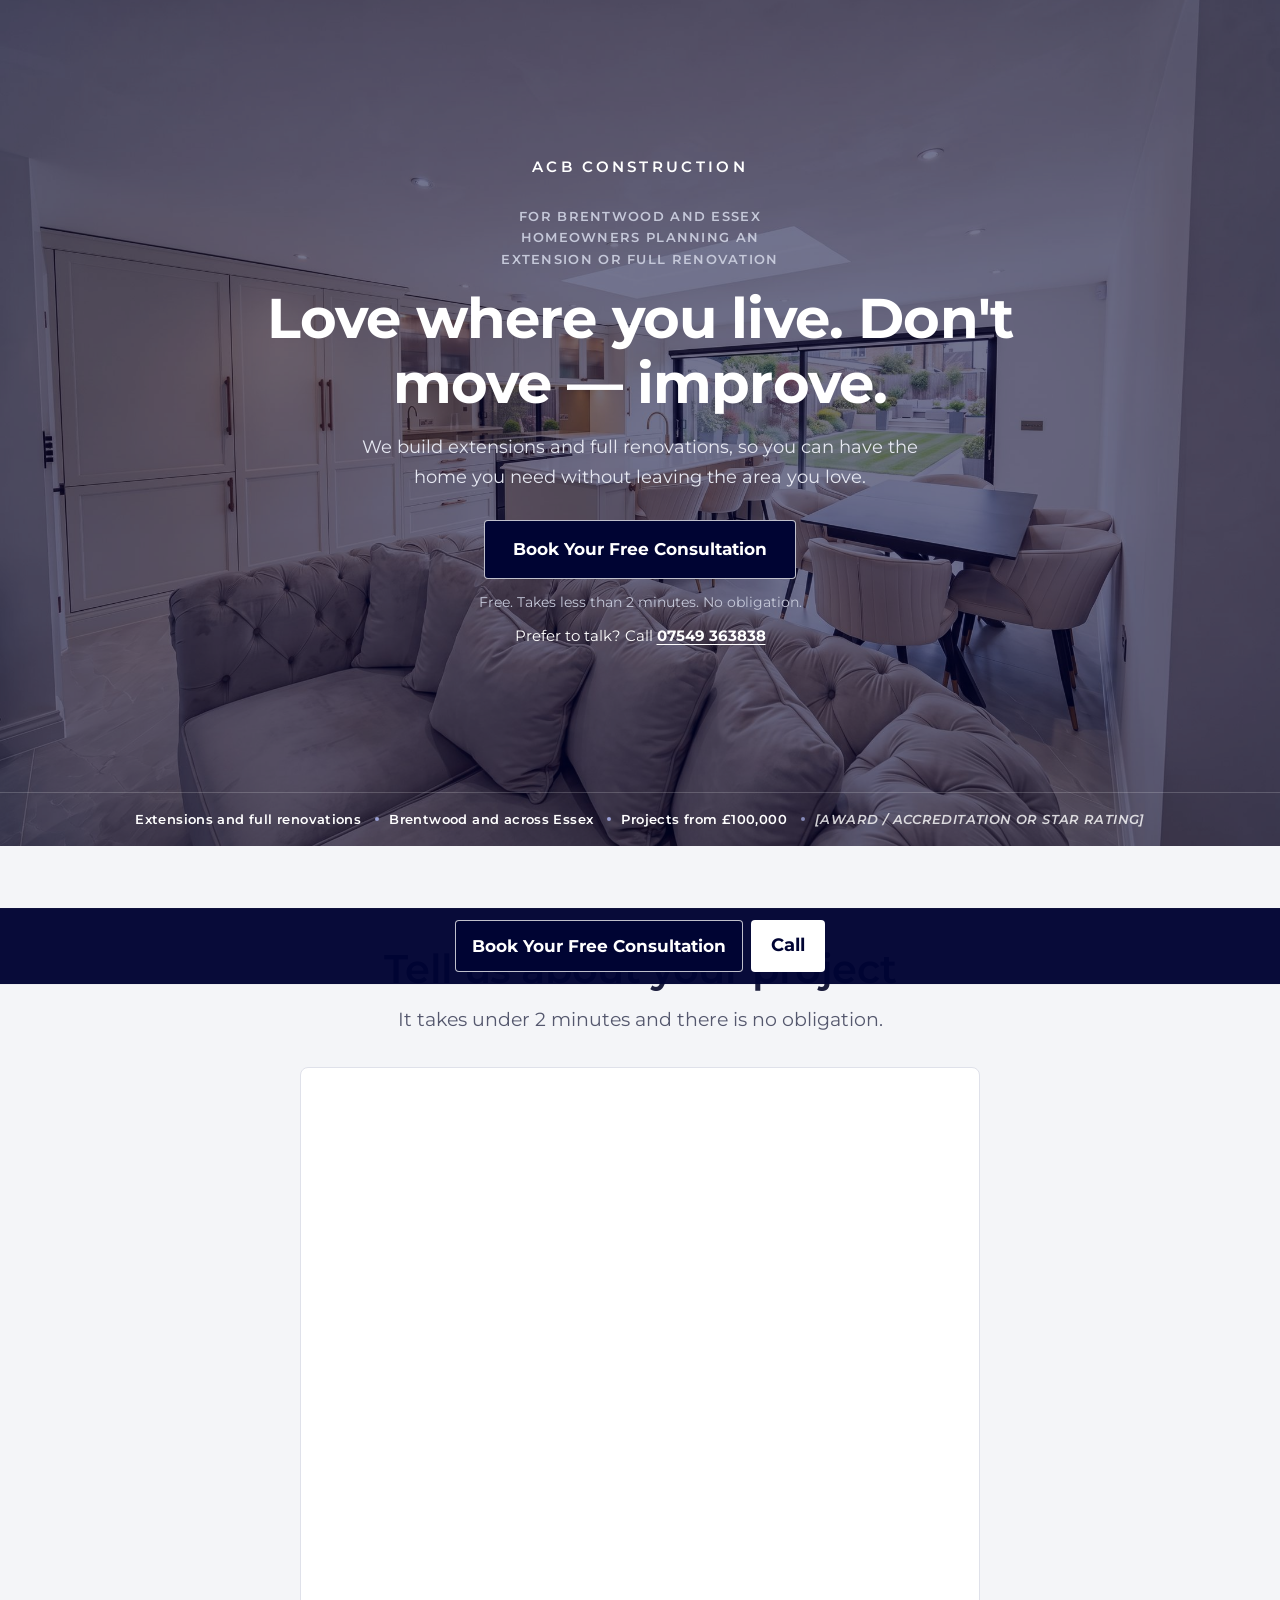
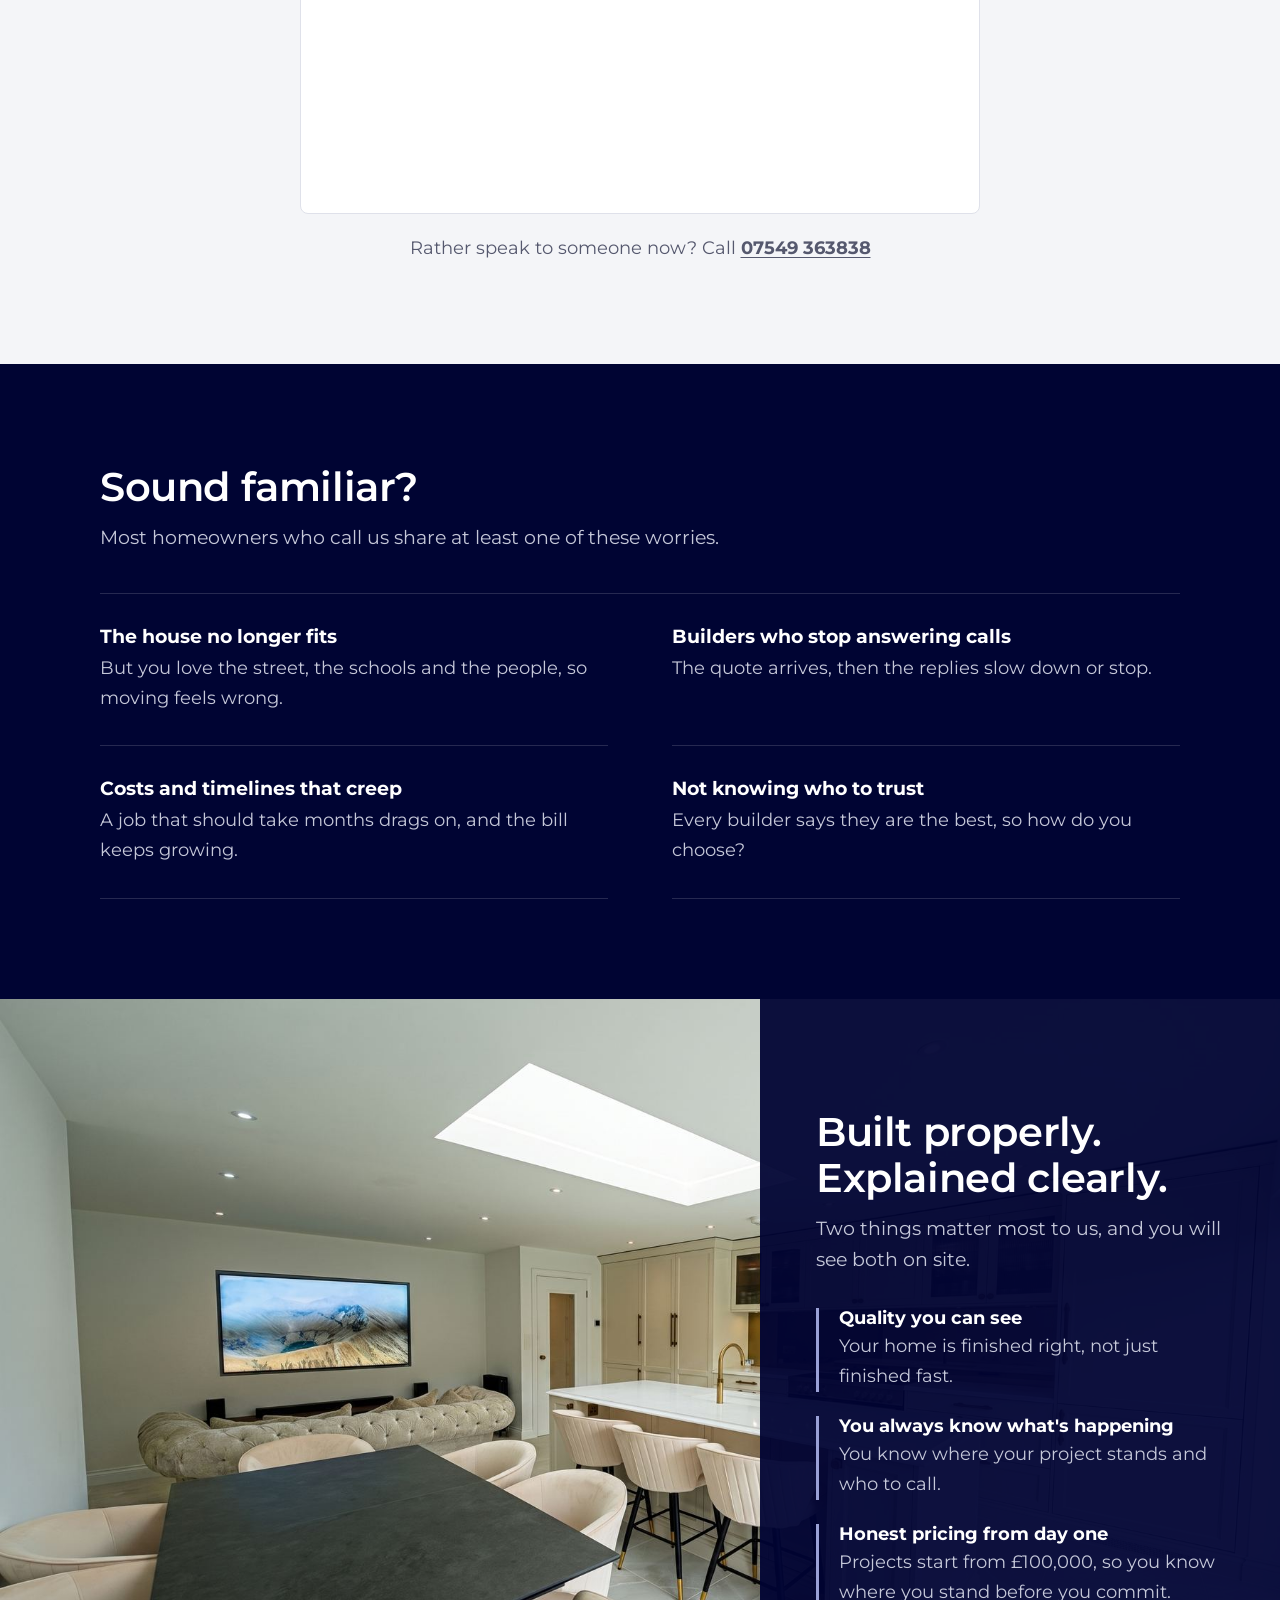
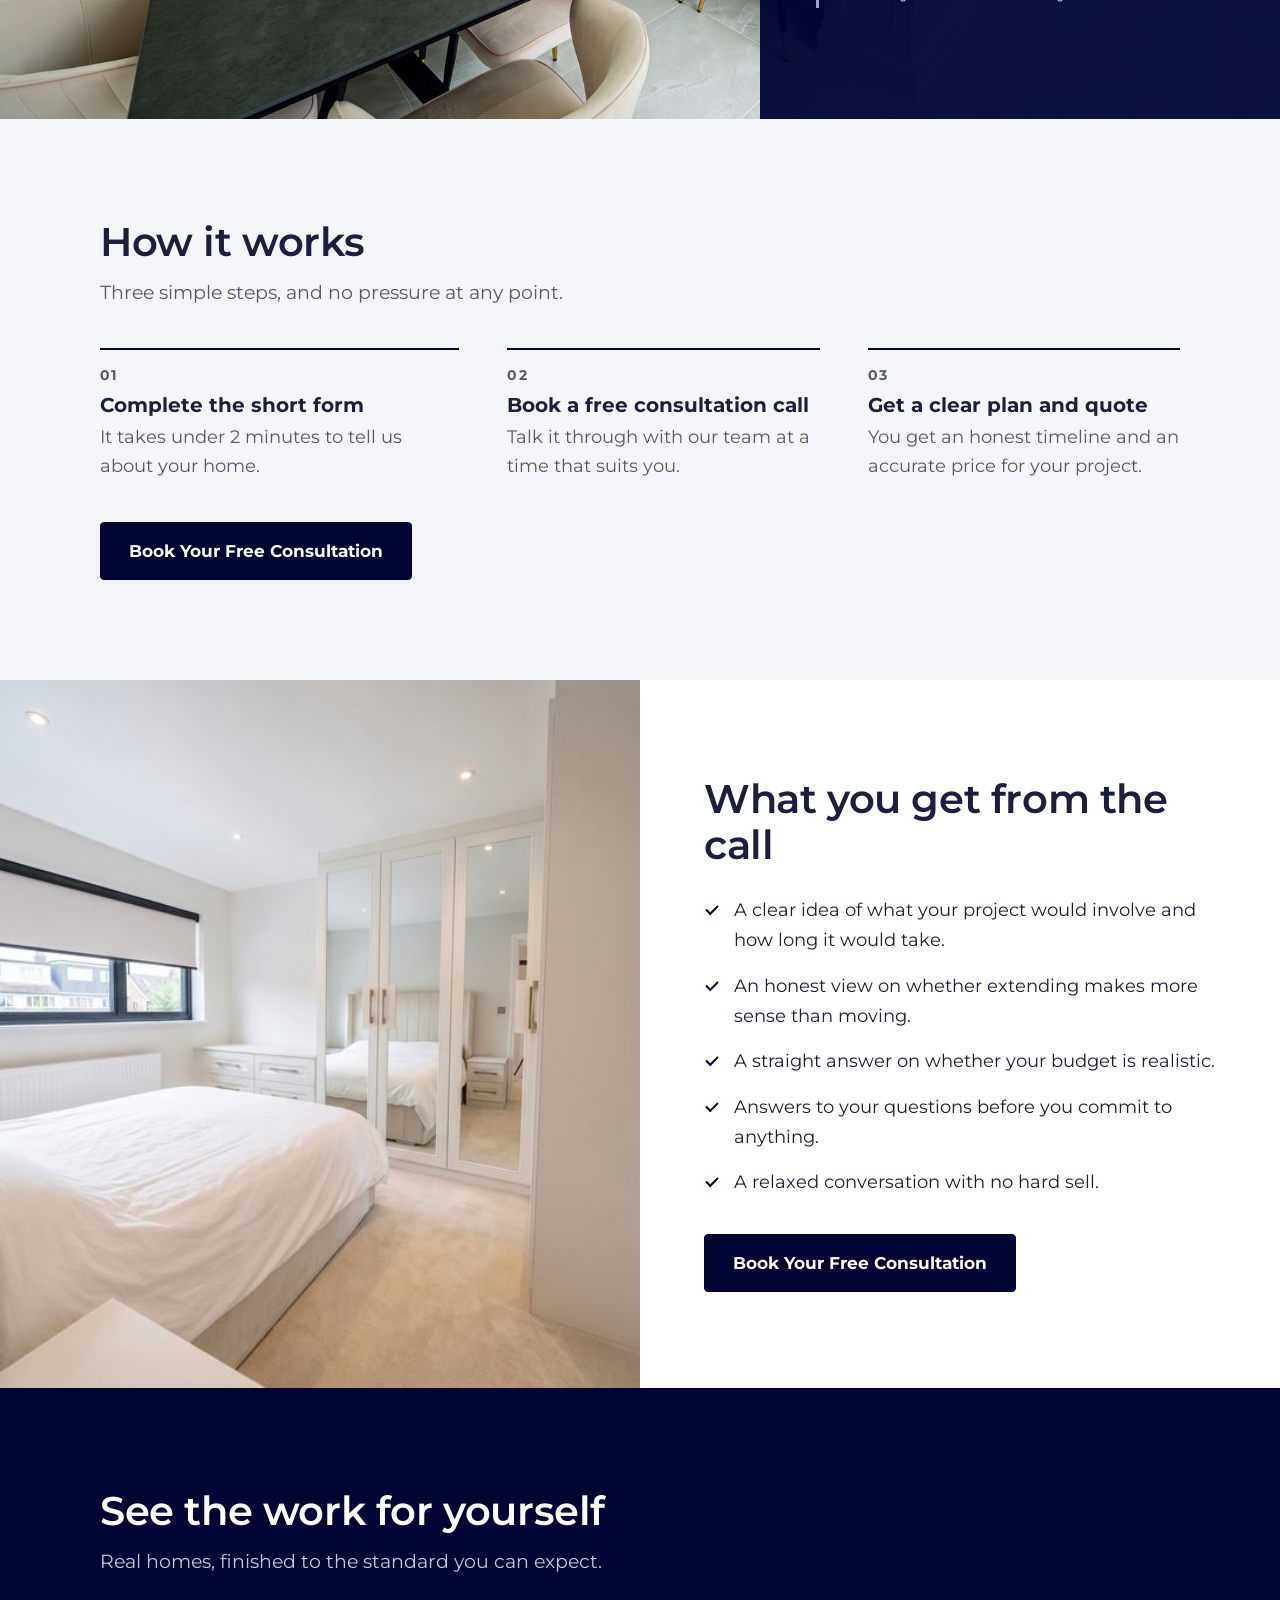
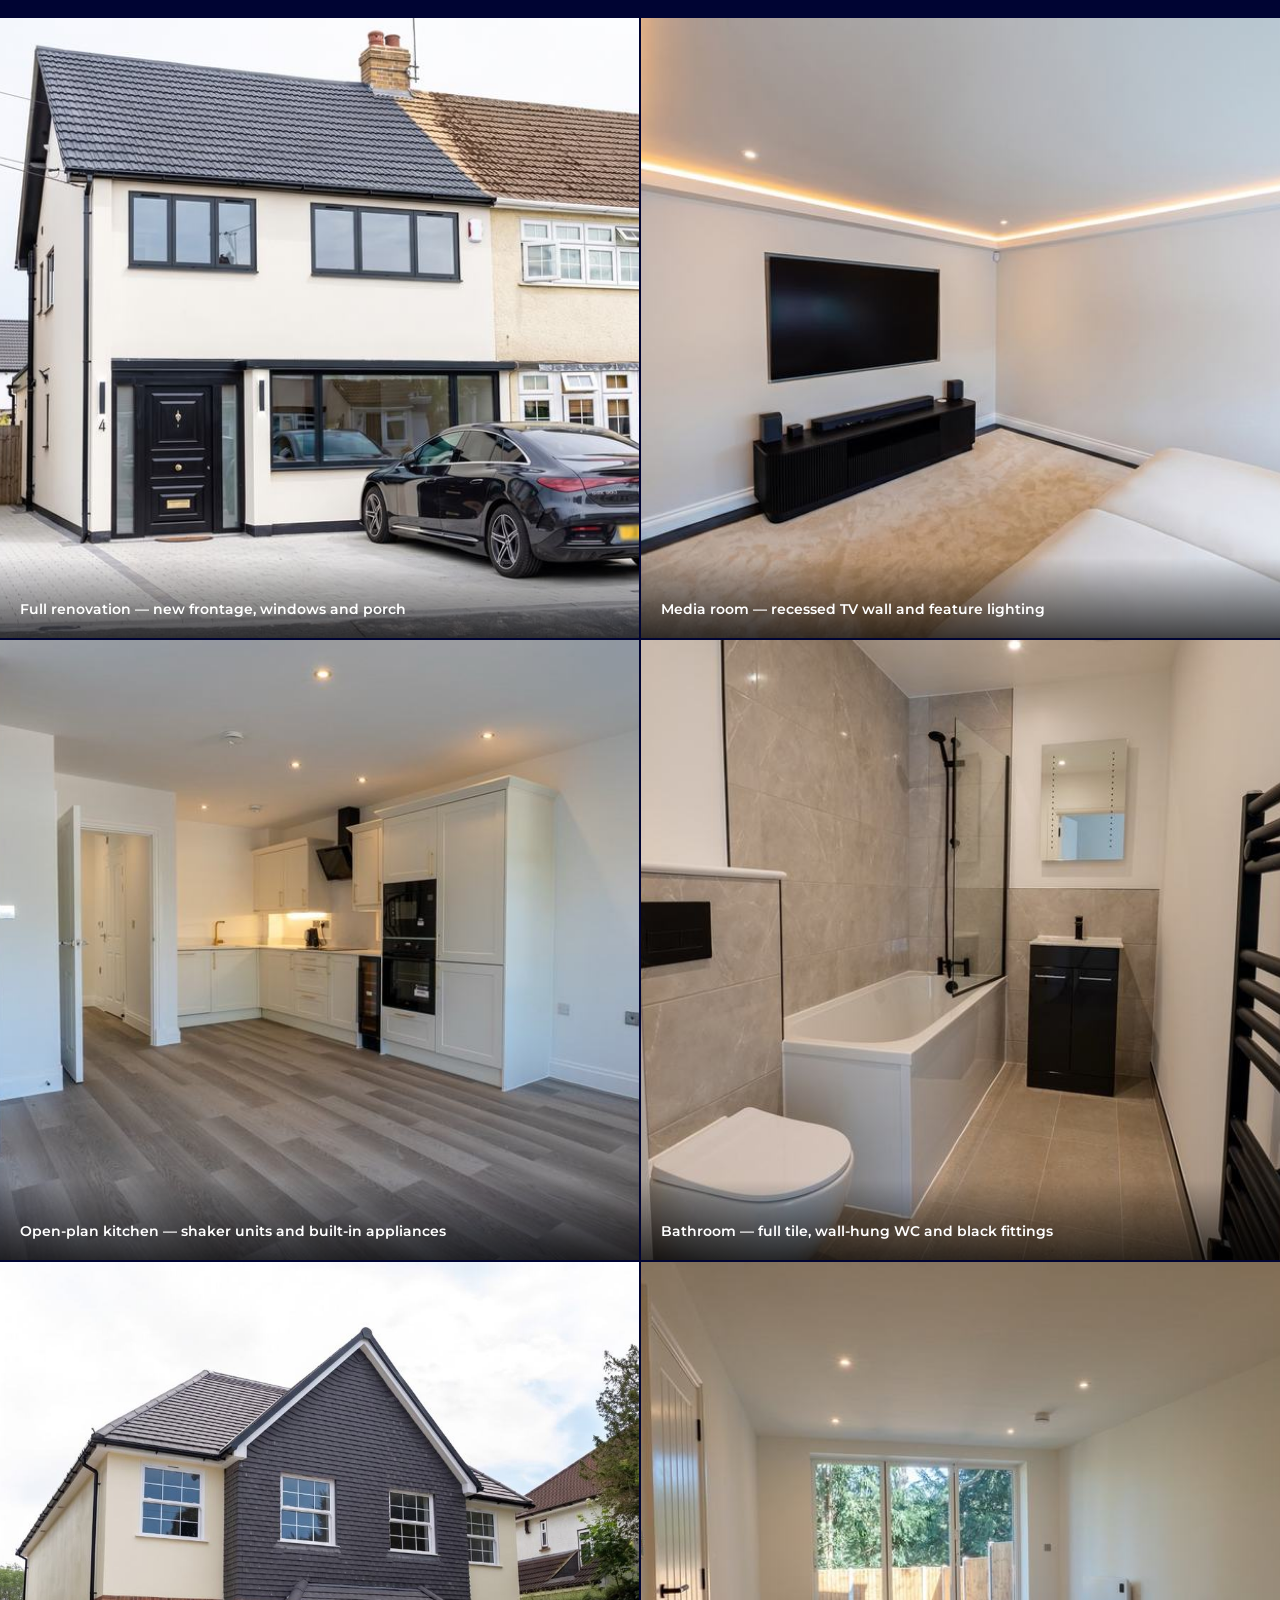
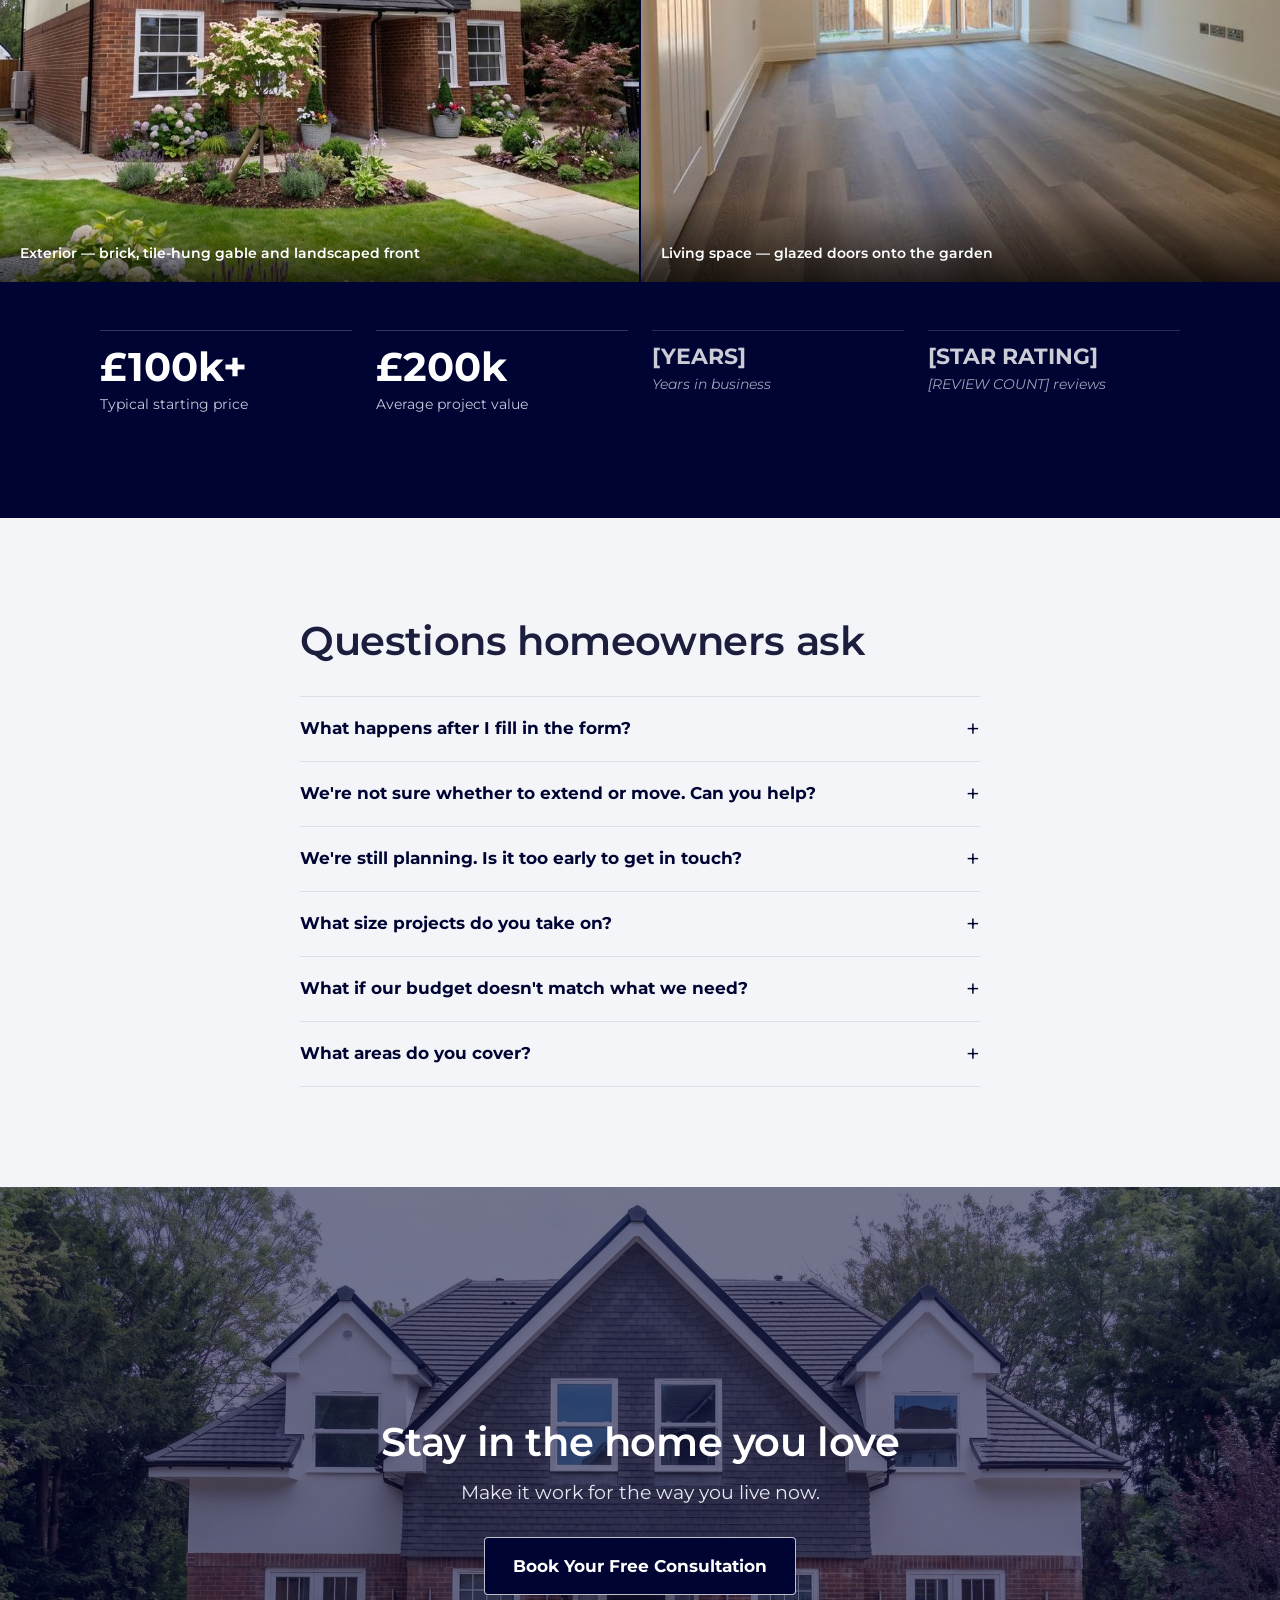
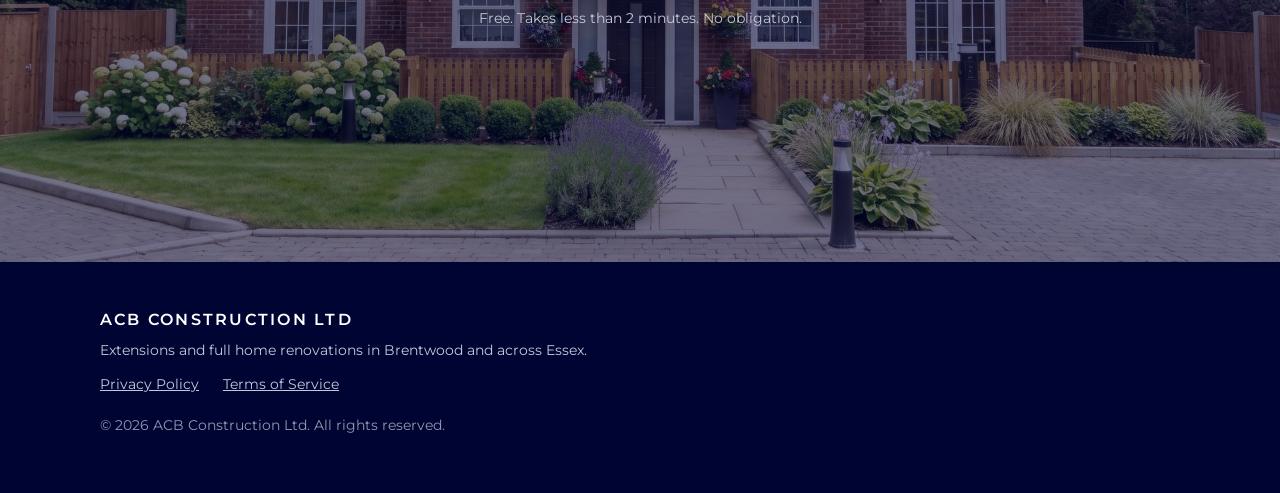
<file: index.html>
<!DOCTYPE html>
<html lang="en-GB">
<head>
  <meta charset="UTF-8">
  <meta name="viewport" content="width=device-width, initial-scale=1">
  <title>Extensions &amp; Full Renovations in Brentwood &amp; Essex | ACB Construction</title>
  <meta name="description" content="Extensions and full home renovations for homeowners in Brentwood and across Essex. Projects from £100,000. Book your free consultation with ACB Construction.">
  <meta name="robots" content="noindex, nofollow">
  <link rel="preconnect" href="https://fonts.googleapis.com">
  <link rel="preconnect" href="https://fonts.gstatic.com" crossorigin>
  <link rel="stylesheet" href="https://fonts.googleapis.com/css2?family=Montserrat:wght@400;500;600;700&display=swap">
  <link rel="stylesheet" href="/styles.css">

  <!-- GTM / META PIXEL HEAD CODE GOES HERE -->

</head>
<body>

  <!-- GTM BODY (NOSCRIPT) CODE GOES HERE -->

  <!-- ============ HERO ============ -->
  <header class="hero" id="top">
    <img class="hero__img" src="/images/hero-kitchen-extension.jpg" srcset="/images/hero-kitchen-extension-sm.jpg 900w, /images/hero-kitchen-extension.jpg 1800w" sizes="100vw" alt="Open-plan kitchen extension with sliding doors onto the garden" fetchpriority="high">
    <div class="hero__overlay" aria-hidden="true"></div>

    <div class="hero__inner">
      <p class="brand-mark">ACB Construction</p>
      <p class="eyebrow">For Brentwood and Essex homeowners planning an extension or full renovation</p>
      <h1>Love where you live. Don't move — improve.</h1>
      <p class="hero__sub">We build extensions and full renovations, so you can have the home you need without leaving the area you love.</p>
      <a href="#form" class="btn btn--primary" data-scroll-form>Book Your Free Consultation</a>
      <p class="friction">Free. Takes less than 2 minutes. No obligation.</p>
      <p class="hero__call">Prefer to talk? Call <a href="tel:+447549363838">07549 363838</a></p>
    </div>

    <ul class="trust-strip" aria-label="Key facts">
      <li>Extensions and full renovations</li>
      <li>Brentwood and across Essex</li>
      <li>Projects from £100,000</li>
      <!-- Replace with a confirmed award, accreditation or review rating once supplied by client. Delete if none. -->
      <li class="slot">[AWARD / ACCREDITATION OR STAR RATING]</li>
    </ul>
  </header>

  <main>

    <!-- ============ FORM ============ -->
    <section class="section section--paper form-section" id="form" aria-labelledby="form-title">
      <div class="container container--narrow">
        <h2 id="form-title">Tell us about your project</h2>
        <p class="lead">It takes under 2 minutes and there is no obligation.</p>

        <div class="form-embed" id="form-embed">
          <!-- ACB CONSTRUCTION FORM EMBED (GoHighLevel "ACB Form") -->
          <!-- On successful submission, the form must redirect to thank-you.html (with UTM parameters preserved).
               If the form tool lets you set a redirect URL, use: https://quote.acb-construction.co.uk/thank-you
               script.js appends stored UTMs to any link or redirect pointing at thank-you.html. -->
          <!-- HIDDEN UTM FIELDS: add these hidden fields inside the form builder (names must match exactly):
               utm_source, utm_medium, utm_campaign, utm_content, utm_term, fbclid, gclid, ttclid, msclkid
               script.js also appends these values to the iframe src as query parameters,
               which most form tools (incl. GoHighLevel) read into matching hidden fields automatically. -->
          <iframe
            src="https://api.leadconnectorhq.com/widget/form/rSisBJaxlHyFUkQigZRJ"
            style="width:100%;height:100%;border:none;border-radius:8px"
            id="inline-rSisBJaxlHyFUkQigZRJ"
            data-layout="{'id':'INLINE'}"
            data-trigger-type="alwaysShow"
            data-trigger-value=""
            data-activation-type="alwaysActivated"
            data-activation-value=""
            data-deactivation-type="neverDeactivate"
            data-deactivation-value=""
            data-form-name="ACB Form"
            data-height="732"
            data-layout-iframe-id="inline-rSisBJaxlHyFUkQigZRJ"
            data-form-id="rSisBJaxlHyFUkQigZRJ"
            data-cookie-consent="true"
            data-cookie-consent-provider="auto"
            title="ACB Form">
          </iframe>
          <script src="https://link.msgsndr.com/js/form_embed.js"></script>
        </div>

        <p class="form-call">Rather speak to someone now? Call <a href="tel:+447549363838">07549 363838</a></p>
      </div>
    </section>

    <!-- ============ PROBLEM ============ -->
    <section class="section section--dark" aria-labelledby="problem-title">
      <div class="container">
        <h2 id="problem-title">Sound familiar?</h2>
        <p class="lead">Most homeowners who call us share at least one of these worries.</p>
        <div class="pains">
          <div class="pain">
            <h3>The house no longer fits</h3>
            <p>But you love the street, the schools and the people, so moving feels wrong.</p>
          </div>
          <div class="pain">
            <h3>Builders who stop answering calls</h3>
            <p>The quote arrives, then the replies slow down or stop.</p>
          </div>
          <div class="pain">
            <h3>Costs and timelines that creep</h3>
            <p>A job that should take months drags on, and the bill keeps growing.</p>
          </div>
          <div class="pain">
            <h3>Not knowing who to trust</h3>
            <p>Every builder says they are the best, so how do you choose?</p>
          </div>
        </div>
      </div>
    </section>

    <!-- ============ MECHANISM ============ -->
    <section class="mechanism" aria-labelledby="mech-title">
      <img class="mechanism__img" src="/images/kitchen-diner.jpg" srcset="/images/kitchen-diner-sm.jpg 900w, /images/kitchen-diner.jpg 1800w" sizes="100vw" alt="Kitchen and dining space with island and roof light" loading="lazy" decoding="async">
      <div class="mechanism__panel">
        <h2 id="mech-title">Built properly. Explained clearly.</h2>
        <p class="lead">Two things matter most to us, and you will see both on site.</p>
        <ol class="mech-points">
          <li>
            <h3>Quality you can see</h3>
            <p>Your home is finished right, not just finished fast.</p>
          </li>
          <li>
            <h3>You always know what's happening</h3>
            <p>You know where your project stands and who to call.</p>
          </li>
          <li>
            <h3>Honest pricing from day one</h3>
            <p>Projects start from £100,000, so you know where you stand before you commit.</p>
          </li>
        </ol>
      </div>
    </section>

    <!-- ============ HOW IT WORKS ============ -->
    <section class="section section--paper" aria-labelledby="how-title">
      <div class="container">
        <h2 id="how-title">How it works</h2>
        <p class="lead">Three simple steps, and no pressure at any point.</p>
        <ol class="steps">
          <li class="step">
            <span class="step__num" aria-hidden="true">01</span>
            <h3>Complete the short form</h3>
            <p>It takes under 2 minutes to tell us about your home.</p>
          </li>
          <li class="step">
            <span class="step__num" aria-hidden="true">02</span>
            <h3>Book a free consultation call</h3>
            <p>Talk it through with our team at a time that suits you.</p>
          </li>
          <li class="step">
            <span class="step__num" aria-hidden="true">03</span>
            <h3>Get a clear plan and quote</h3>
            <p>You get an honest timeline and an accurate price for your project.</p>
          </li>
        </ol>
        <a href="#form" class="btn btn--primary" data-scroll-form>Book Your Free Consultation</a>
      </div>
    </section>

    <!-- ============ WHAT YOU GET ============ -->
    <section class="split" aria-labelledby="get-title">
      <img class="split__img" src="/images/bedroom.jpg" srcset="/images/bedroom-sm.jpg 900w, /images/bedroom.jpg 1800w" sizes="(min-width: 900px) 50vw, 100vw" alt="Bright finished bedroom with fitted wardrobes" loading="lazy" decoding="async">
      <div class="split__body">
        <h2 id="get-title">What you get from the call</h2>
        <ul class="ticks">
          <li>A clear idea of what your project would involve and how long it would take.</li>
          <li>An honest view on whether extending makes more sense than moving.</li>
          <li>A straight answer on whether your budget is realistic.</li>
          <li>Answers to your questions before you commit to anything.</li>
          <li>A relaxed conversation with no hard sell.</li>
        </ul>
        <a href="#form" class="btn btn--primary" data-scroll-form>Book Your Free Consultation</a>
      </div>
    </section>

    <!-- ============ PROOF ============ -->
    <section class="proof" aria-labelledby="proof-title">
      <div class="proof__head container">
        <h2 id="proof-title">See the work for yourself</h2>
        <p class="lead">Real homes, finished to the standard you can expect.</p>
      </div>

      <!-- OFFICIAL AWARD / ACCREDITATION / MEMBERSHIP LOGOS GO HERE IF SUPPLIED BY CLIENT -->

      <div class="gallery">
        <!-- Captions describe the work only. Add the area/outcome once confirmed with the client.
             TESTIMONIAL SLOT: only add a REAL homeowner testimonial supplied by the client, e.g. inside a gallery figure:
             <blockquote class="quote-overlay"><p>"..."</p><cite>[First name], [Area] — [Project type]</cite></blockquote> -->
        <figure class="gallery__item">
          <img src="/images/front-renovation.jpg" srcset="/images/front-renovation-sm.jpg 900w, /images/front-renovation.jpg 1800w" sizes="(min-width: 760px) 50vw, 100vw" alt="Front renovation with new windows and porch" loading="lazy" decoding="async">
          <figcaption>Full renovation — new frontage, windows and porch</figcaption>
        </figure>
        <figure class="gallery__item">
          <img src="/images/media-room.jpg" srcset="/images/media-room-sm.jpg 900w, /images/media-room.jpg 1800w" sizes="(min-width: 760px) 50vw, 100vw" alt="Media room with recessed TV and ceiling lighting" loading="lazy" decoding="async">
          <figcaption>Media room — recessed TV wall and feature lighting</figcaption>
        </figure>
        <figure class="gallery__item">
          <img src="/images/kitchen-shaker.jpg" srcset="/images/kitchen-shaker-sm.jpg 900w, /images/kitchen-shaker.jpg 1800w" sizes="(min-width: 760px) 50vw, 100vw" alt="Shaker-style kitchen in open-plan living space" loading="lazy" decoding="async">
          <figcaption>Open-plan kitchen — shaker units and built-in appliances</figcaption>
        </figure>
        <figure class="gallery__item">
          <img src="/images/bathroom.jpg" srcset="/images/bathroom-sm.jpg 900w, /images/bathroom.jpg 1800w" sizes="(min-width: 760px) 50vw, 100vw" alt="Tiled bathroom with black fittings" loading="lazy" decoding="async">
          <figcaption>Bathroom — full tile, wall-hung WC and black fittings</figcaption>
        </figure>
        <figure class="gallery__item">
          <img src="/images/exterior-semi.jpg" srcset="/images/exterior-semi-sm.jpg 900w, /images/exterior-semi.jpg 1800w" sizes="(min-width: 760px) 50vw, 100vw" alt="New-build homes with brick and tile-hung front" loading="lazy" decoding="async">
          <figcaption>Exterior — brick, tile-hung gable and landscaped front</figcaption>
        </figure>
        <figure class="gallery__item">
          <img src="/images/living-garden-doors.jpg" srcset="/images/living-garden-doors-sm.jpg 900w, /images/living-garden-doors.jpg 1800w" sizes="(min-width: 760px) 50vw, 100vw" alt="Living space with glazed doors onto the garden" loading="lazy" decoding="async">
          <figcaption>Living space — glazed doors onto the garden</figcaption>
        </figure>
      </div>

      <ul class="figures container" aria-label="Project figures">
        <li><strong>£100k+</strong><span>Typical starting price</span></li>
        <li><strong>£200k</strong><span>Average project value</span></li>
        <li class="slot"><strong>[YEARS]</strong><span>Years in business</span></li>
        <li class="slot"><strong>[STAR RATING]</strong><span>[REVIEW COUNT] reviews</span></li>
      </ul>
    </section>

    <!-- ============ FAQ ============ -->
    <section class="section section--paper" aria-labelledby="faq-title">
      <div class="container container--narrow">
        <h2 id="faq-title">Questions homeowners ask</h2>
        <div class="faq" data-faq>
          <div class="faq__item">
            <h3><button type="button" class="faq__q" aria-expanded="false" aria-controls="faq-1">What happens after I fill in the form?</button></h3>
            <div class="faq__a" id="faq-1" hidden>
              <p>One of our team will call you, usually within a short time. We'll ask a few questions about your home and book your free consultation.</p>
            </div>
          </div>
          <div class="faq__item">
            <h3><button type="button" class="faq__q" aria-expanded="false" aria-controls="faq-2">We're not sure whether to extend or move. Can you help?</button></h3>
            <div class="faq__a" id="faq-2" hidden>
              <p>Yes. That's one of the most common things we talk about. We'll give you an honest view, even if extending isn't right for you.</p>
            </div>
          </div>
          <div class="faq__item">
            <h3><button type="button" class="faq__q" aria-expanded="false" aria-controls="faq-3">We're still planning. Is it too early to get in touch?</button></h3>
            <div class="faq__a" id="faq-3" hidden>
              <p>No. Early is a good time to talk. It helps you plan your budget and timeline before you make any big decisions.</p>
            </div>
          </div>
          <div class="faq__item">
            <h3><button type="button" class="faq__q" aria-expanded="false" aria-controls="faq-4">What size projects do you take on?</button></h3>
            <div class="faq__a" id="faq-4" hidden>
              <p>Our projects typically start from £100,000, with most sitting around £200,000.</p>
            </div>
          </div>
          <div class="faq__item">
            <h3><button type="button" class="faq__q" aria-expanded="false" aria-controls="faq-5">What if our budget doesn't match what we need?</button></h3>
            <div class="faq__a" id="faq-5" hidden>
              <p>We'll tell you straight. Then we'll talk through what's possible for your budget, so you can decide what matters most.</p>
            </div>
          </div>
          <div class="faq__item">
            <h3><button type="button" class="faq__q" aria-expanded="false" aria-controls="faq-6">What areas do you cover?</button></h3>
            <div class="faq__a" id="faq-6" hidden>
              <p>Brentwood and across Essex. If you're not sure we cover you, fill in the form and we'll let you know.</p>
            </div>
          </div>
        </div>
      </div>
    </section>

    <!-- ============ FINAL CTA ============ -->
    <section class="final" aria-labelledby="final-title">
      <img class="final__img" src="/images/exterior-detached.jpg" srcset="/images/exterior-detached-sm.jpg 900w, /images/exterior-detached.jpg 1800w" sizes="100vw" alt="Finished detached home with landscaped front garden" loading="lazy" decoding="async">
      <div class="final__overlay" aria-hidden="true"></div>
      <div class="final__inner">
        <h2 id="final-title">Stay in the home you love</h2>
        <p class="lead">Make it work for the way you live now.</p>
        <a href="#form" class="btn btn--primary" data-scroll-form>Book Your Free Consultation</a>
        <p class="friction">Free. Takes less than 2 minutes. No obligation.</p>
      </div>
    </section>

  </main>

  <footer class="footer">
    <div class="container footer__inner">
      <p class="footer__name">ACB Construction Ltd</p>
      <p>Extensions and full home renovations in Brentwood and across Essex.</p>
      <p class="footer__links"><a href="/privacy">Privacy Policy</a> <a href="/terms">Terms of Service</a></p>
      <p class="footer__copy">&copy; <span data-year>2026</span> ACB Construction Ltd. All rights reserved.</p>
    </div>
  </footer>

  <!-- ============ STICKY CTA (shows after hero) ============ -->
  <div class="sticky-cta" data-sticky-cta aria-hidden="true">
    <a href="#form" class="btn btn--primary" data-scroll-form tabindex="-1">Book Your Free Consultation</a>
    <a href="tel:+447549363838" class="sticky-cta__call" tabindex="-1">Call</a>
  </div>

  <script src="/script.js" defer></script>
</body>
</html>
</file>
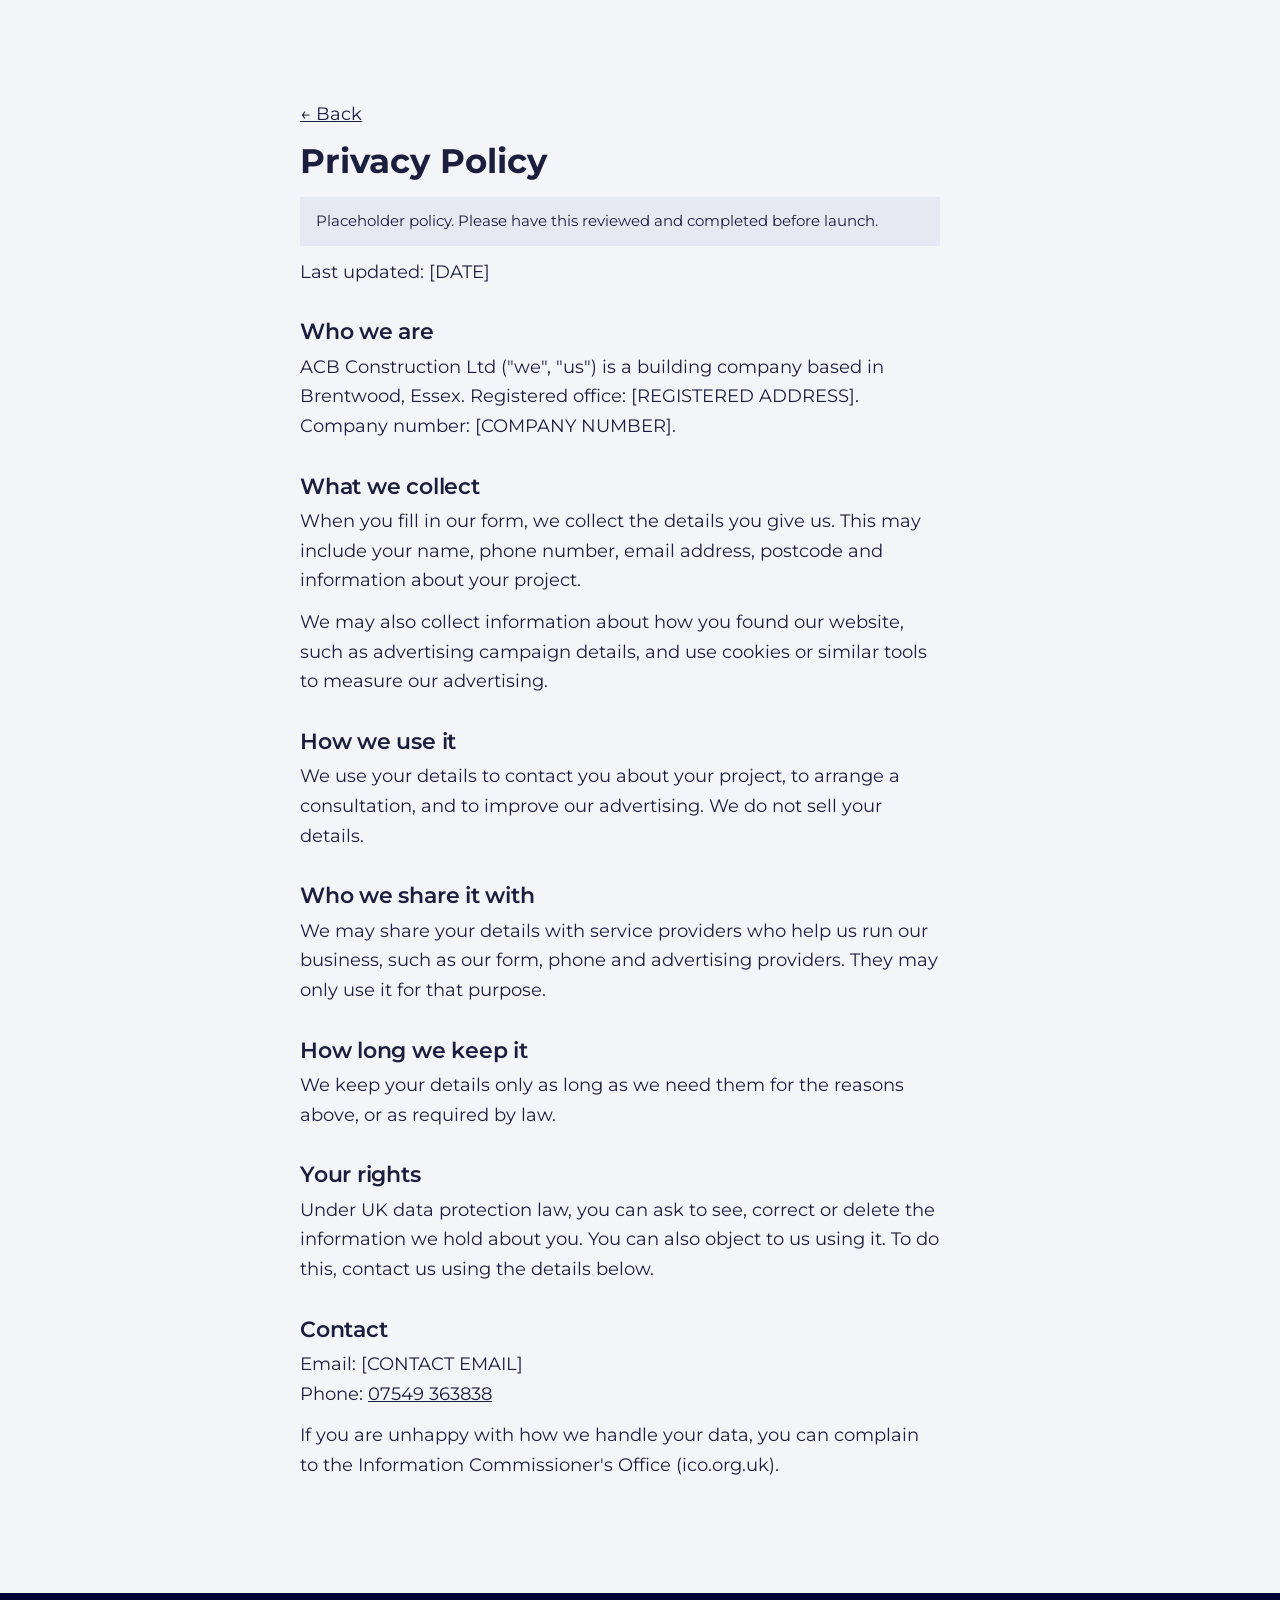
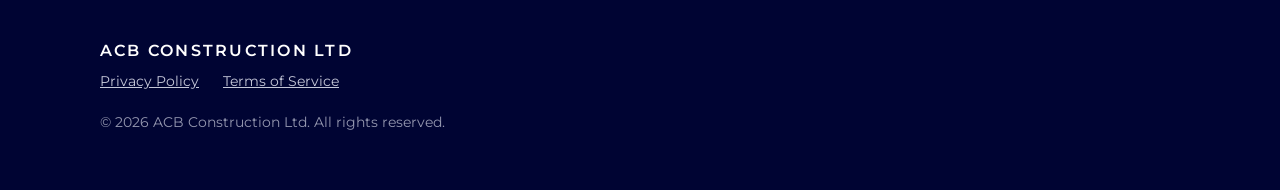
<file: privacy.html>
<!DOCTYPE html>
<html lang="en-GB">
<head>
  <meta charset="UTF-8">
  <meta name="viewport" content="width=device-width, initial-scale=1">
  <title>Privacy Policy | ACB Construction</title>
  <meta name="robots" content="noindex, nofollow">
  <link rel="preconnect" href="https://fonts.googleapis.com">
  <link rel="preconnect" href="https://fonts.gstatic.com" crossorigin>
  <link rel="stylesheet" href="https://fonts.googleapis.com/css2?family=Montserrat:wght@400;500;600;700&display=swap">
  <link rel="stylesheet" href="/styles.css">

  <!-- GTM / META PIXEL HEAD CODE GOES HERE -->

</head>
<body>

  <!-- GTM BODY (NOSCRIPT) CODE GOES HERE -->

  <main class="section section--paper legal">
    <div class="container container--narrow">
      <p class="legal__back"><a href="/">&larr; Back</a></p>
      <h1>Privacy Policy</h1>
      <p class="legal__note">Placeholder policy. Please have this reviewed and completed before launch.</p>
      <p>Last updated: [DATE]</p>

      <h2>Who we are</h2>
      <p>ACB Construction Ltd ("we", "us") is a building company based in Brentwood, Essex. Registered office: [REGISTERED ADDRESS]. Company number: [COMPANY NUMBER].</p>

      <h2>What we collect</h2>
      <p>When you fill in our form, we collect the details you give us. This may include your name, phone number, email address, postcode and information about your project.</p>
      <p>We may also collect information about how you found our website, such as advertising campaign details, and use cookies or similar tools to measure our advertising.</p>

      <h2>How we use it</h2>
      <p>We use your details to contact you about your project, to arrange a consultation, and to improve our advertising. We do not sell your details.</p>

      <h2>Who we share it with</h2>
      <p>We may share your details with service providers who help us run our business, such as our form, phone and advertising providers. They may only use it for that purpose.</p>

      <h2>How long we keep it</h2>
      <p>We keep your details only as long as we need them for the reasons above, or as required by law.</p>

      <h2>Your rights</h2>
      <p>Under UK data protection law, you can ask to see, correct or delete the information we hold about you. You can also object to us using it. To do this, contact us using the details below.</p>

      <h2>Contact</h2>
      <p>Email: [CONTACT EMAIL]<br>Phone: <a href="tel:+447549363838">07549 363838</a></p>
      <p>If you are unhappy with how we handle your data, you can complain to the Information Commissioner's Office (ico.org.uk).</p>
    </div>
  </main>

  <footer class="footer">
    <div class="container footer__inner">
      <p class="footer__name">ACB Construction Ltd</p>
      <p class="footer__links"><a href="/privacy">Privacy Policy</a> <a href="/terms">Terms of Service</a></p>
      <p class="footer__copy">&copy; <span data-year>2026</span> ACB Construction Ltd. All rights reserved.</p>
    </div>
  </footer>

  <script src="/script.js" defer></script>
</body>
</html>
</file>
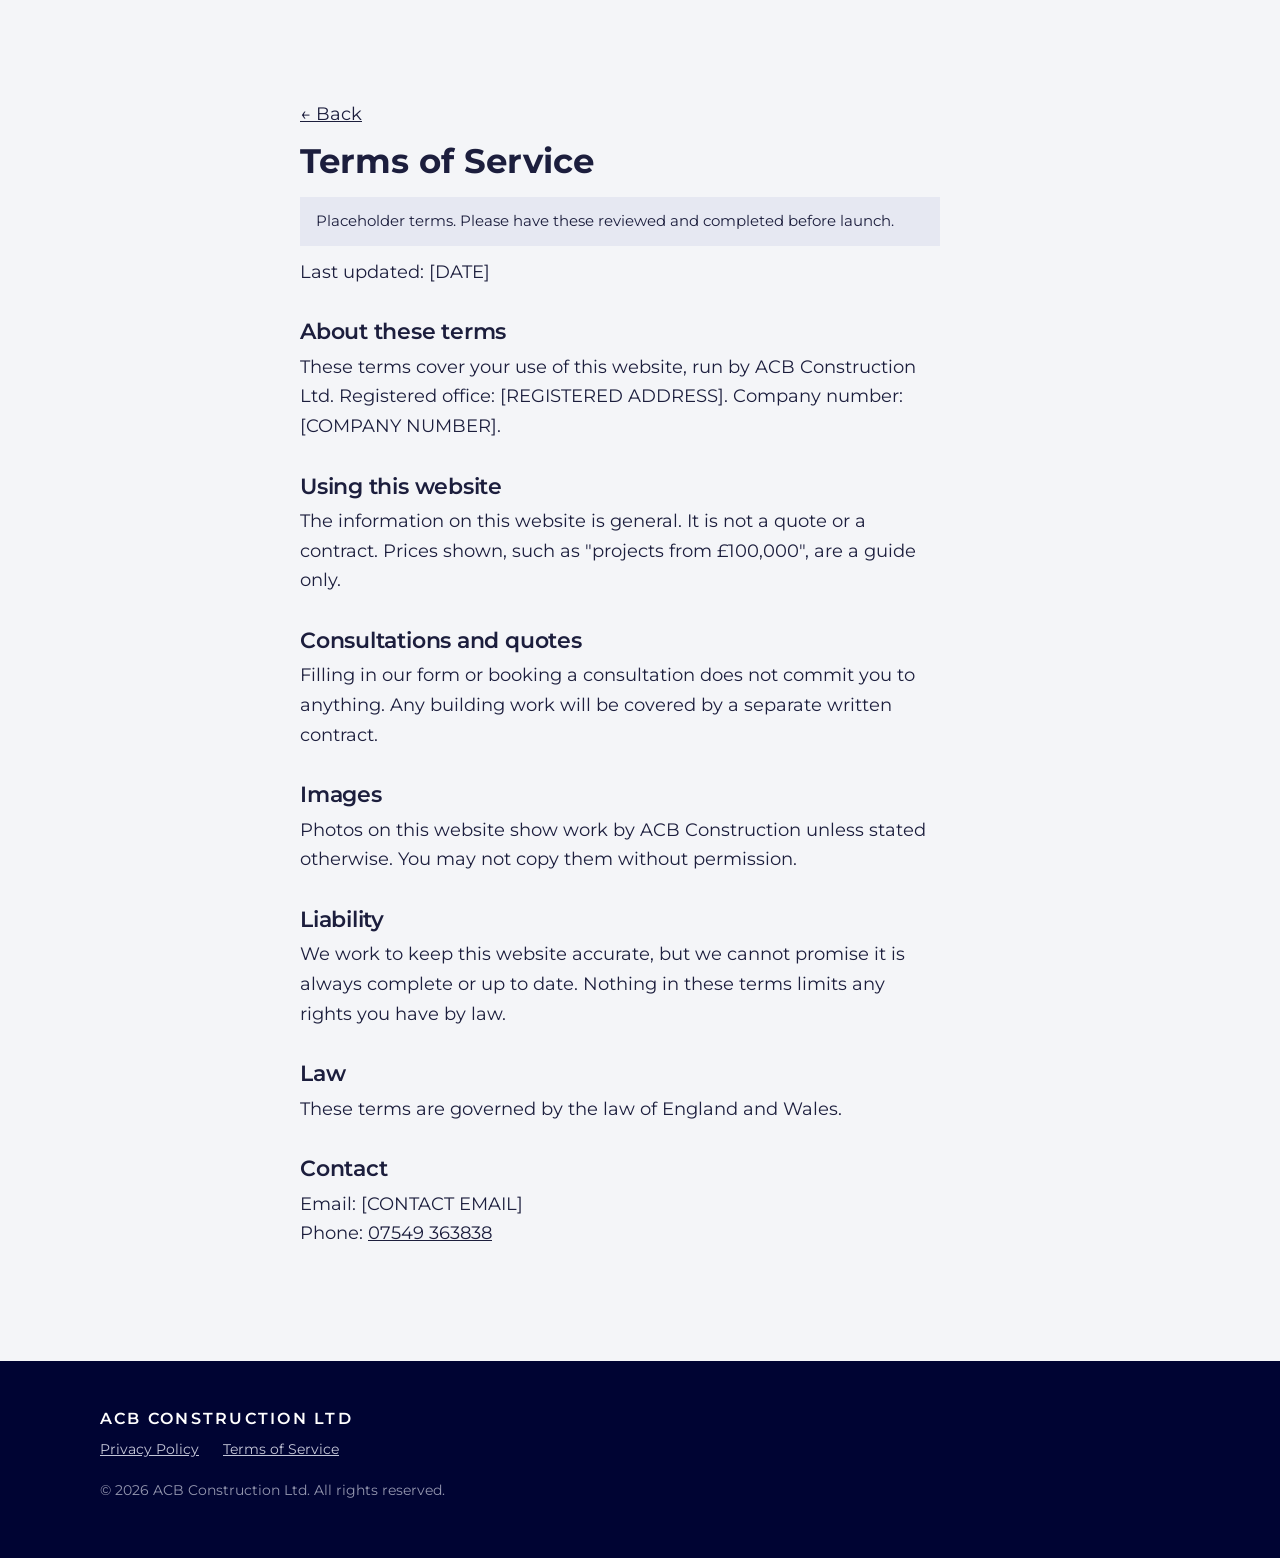
<file: terms.html>
<!DOCTYPE html>
<html lang="en-GB">
<head>
  <meta charset="UTF-8">
  <meta name="viewport" content="width=device-width, initial-scale=1">
  <title>Terms of Service | ACB Construction</title>
  <meta name="robots" content="noindex, nofollow">
  <link rel="preconnect" href="https://fonts.googleapis.com">
  <link rel="preconnect" href="https://fonts.gstatic.com" crossorigin>
  <link rel="stylesheet" href="https://fonts.googleapis.com/css2?family=Montserrat:wght@400;500;600;700&display=swap">
  <link rel="stylesheet" href="/styles.css">

  <!-- GTM / META PIXEL HEAD CODE GOES HERE -->

</head>
<body>

  <!-- GTM BODY (NOSCRIPT) CODE GOES HERE -->

  <main class="section section--paper legal">
    <div class="container container--narrow">
      <p class="legal__back"><a href="/">&larr; Back</a></p>
      <h1>Terms of Service</h1>
      <p class="legal__note">Placeholder terms. Please have these reviewed and completed before launch.</p>
      <p>Last updated: [DATE]</p>

      <h2>About these terms</h2>
      <p>These terms cover your use of this website, run by ACB Construction Ltd. Registered office: [REGISTERED ADDRESS]. Company number: [COMPANY NUMBER].</p>

      <h2>Using this website</h2>
      <p>The information on this website is general. It is not a quote or a contract. Prices shown, such as "projects from £100,000", are a guide only.</p>

      <h2>Consultations and quotes</h2>
      <p>Filling in our form or booking a consultation does not commit you to anything. Any building work will be covered by a separate written contract.</p>

      <h2>Images</h2>
      <p>Photos on this website show work by ACB Construction unless stated otherwise. You may not copy them without permission.</p>

      <h2>Liability</h2>
      <p>We work to keep this website accurate, but we cannot promise it is always complete or up to date. Nothing in these terms limits any rights you have by law.</p>

      <h2>Law</h2>
      <p>These terms are governed by the law of England and Wales.</p>

      <h2>Contact</h2>
      <p>Email: [CONTACT EMAIL]<br>Phone: <a href="tel:+447549363838">07549 363838</a></p>
    </div>
  </main>

  <footer class="footer">
    <div class="container footer__inner">
      <p class="footer__name">ACB Construction Ltd</p>
      <p class="footer__links"><a href="/privacy">Privacy Policy</a> <a href="/terms">Terms of Service</a></p>
      <p class="footer__copy">&copy; <span data-year>2026</span> ACB Construction Ltd. All rights reserved.</p>
    </div>
  </footer>

  <script src="/script.js" defer></script>
</body>
</html>
</file>
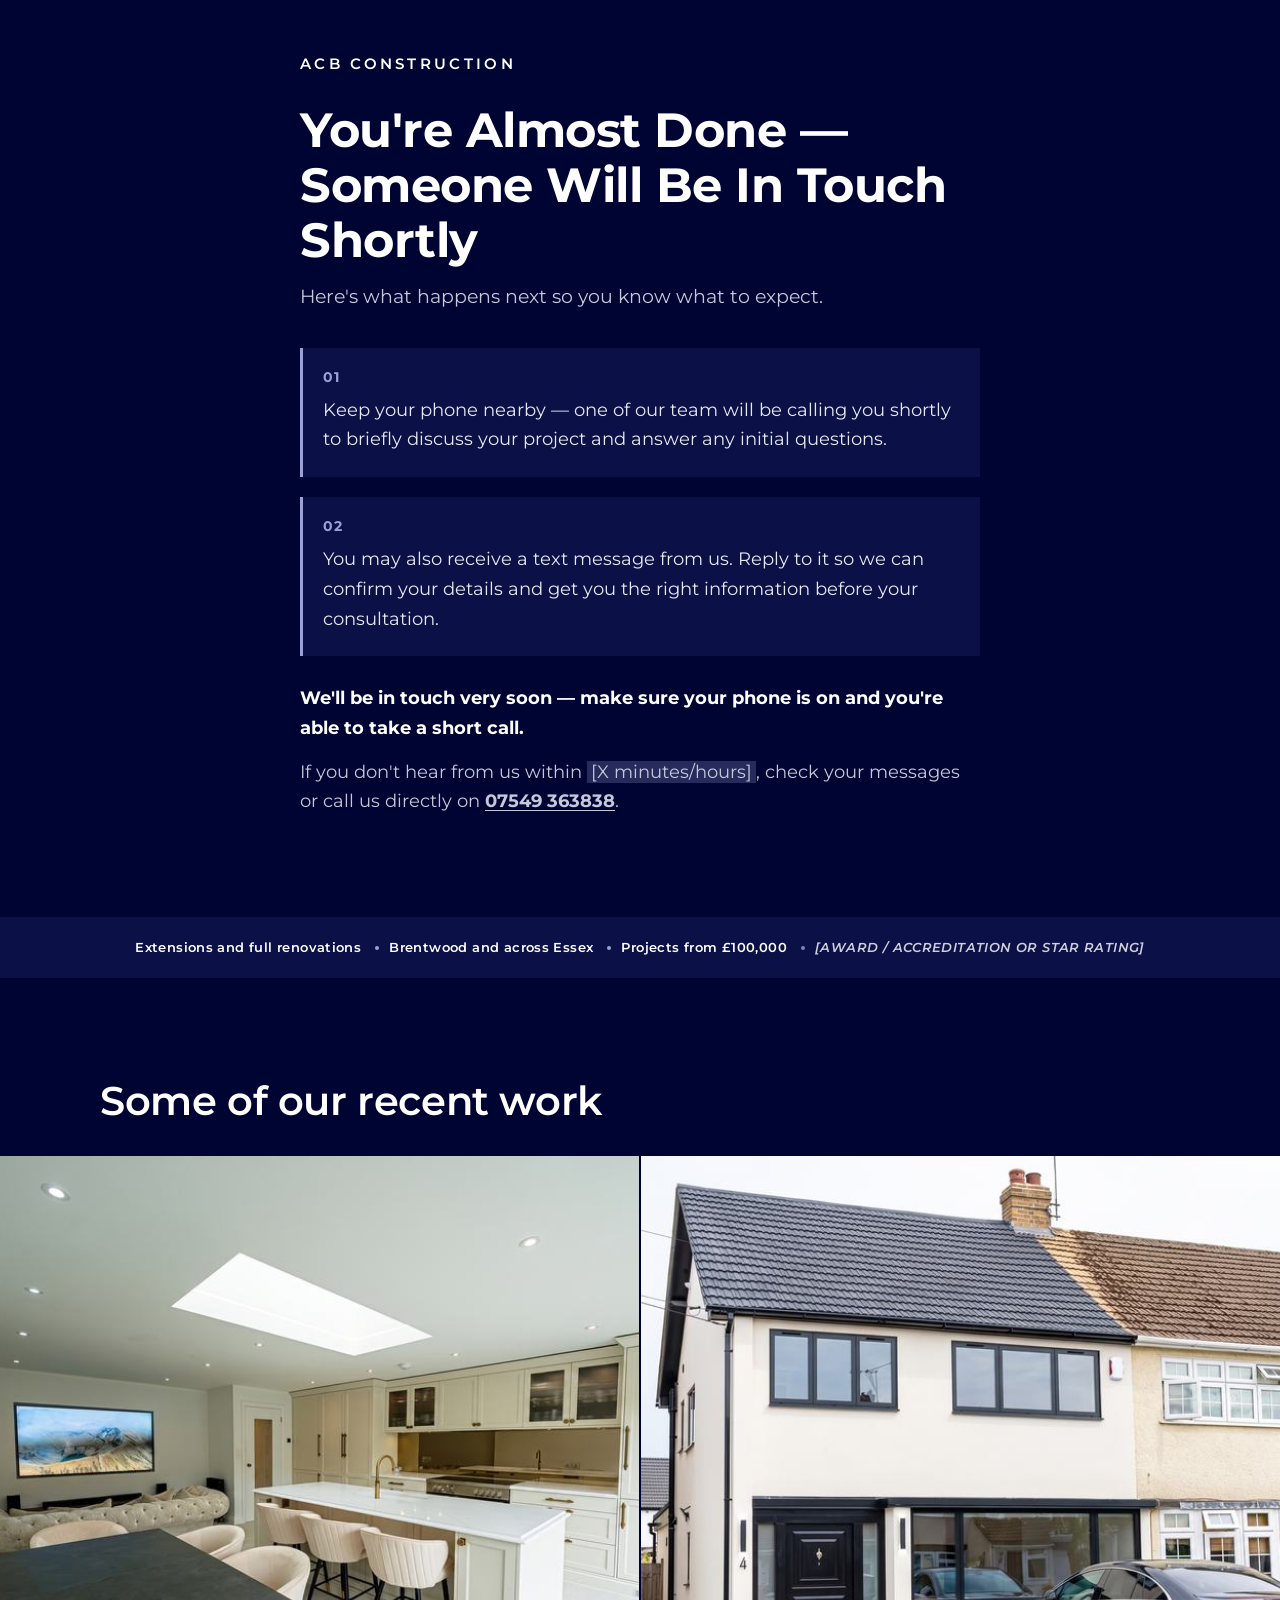
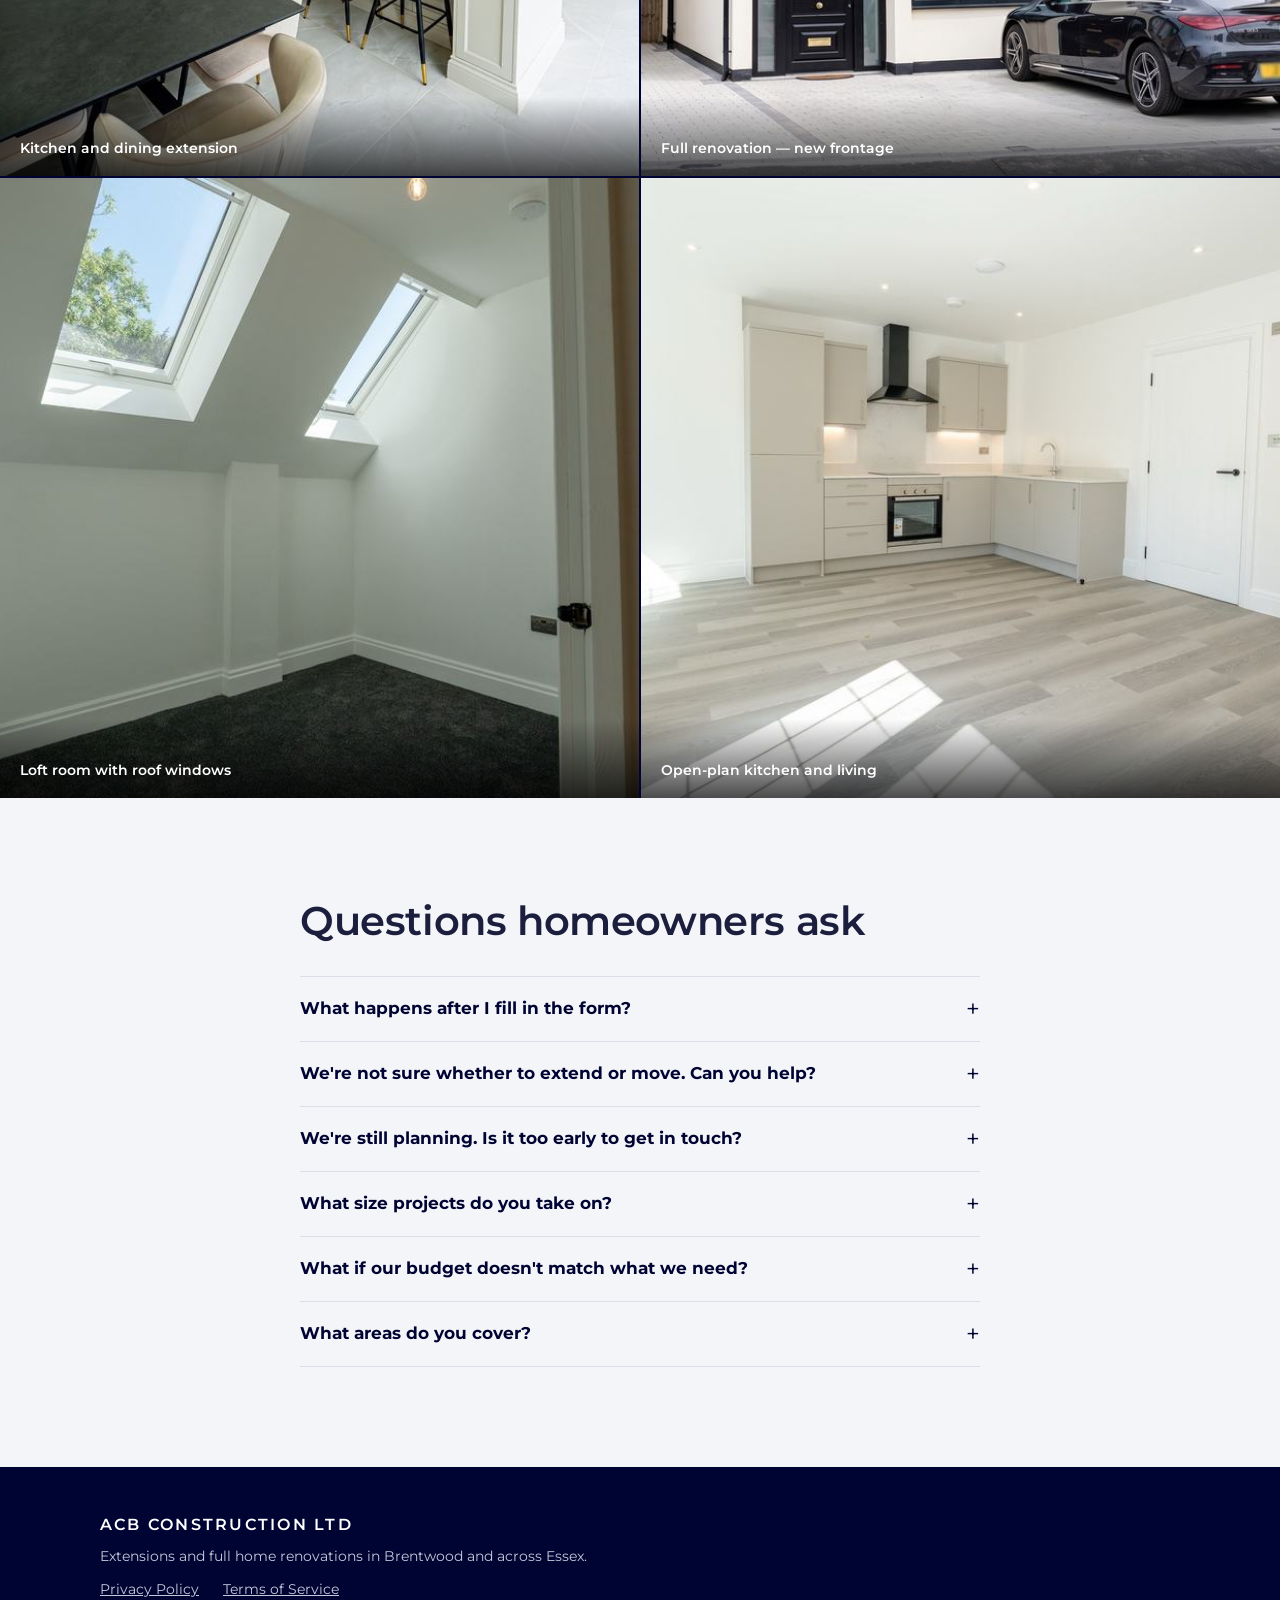
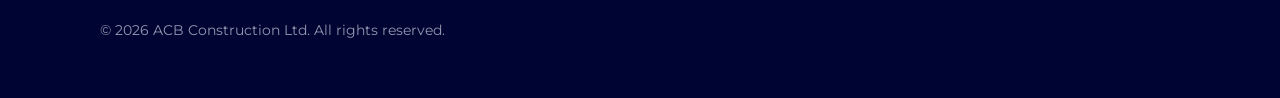
<file: thank-you.html>
<!DOCTYPE html>
<html lang="en-GB">
<head>
  <meta charset="UTF-8">
  <meta name="viewport" content="width=device-width, initial-scale=1">
  <title>Thank You — We'll Be In Touch Shortly | ACB Construction</title>
  <meta name="robots" content="noindex, nofollow">
  <link rel="preconnect" href="https://fonts.googleapis.com">
  <link rel="preconnect" href="https://fonts.gstatic.com" crossorigin>
  <link rel="stylesheet" href="https://fonts.googleapis.com/css2?family=Montserrat:wght@400;500;600;700&display=swap">
  <link rel="stylesheet" href="/styles.css">

  <!-- GTM / META PIXEL HEAD CODE GOES HERE -->

</head>
<body class="page-thanks">

  <!-- GTM BODY (NOSCRIPT) CODE GOES HERE -->

  <!-- CONVERSION EVENT (e.g. Meta Pixel Lead / Schedule) GOES HERE — fire on thank-you.html only -->

  <main>
    <section class="section section--dark thanks-hero">
      <div class="container container--narrow">
        <p class="brand-mark">ACB Construction</p>
        <h1>You're Almost Done — Someone Will Be In Touch Shortly</h1>
        <p class="lead">Here's what happens next so you know what to expect.</p>

        <ol class="next-steps">
          <li>
            <span class="step__num" aria-hidden="true">01</span>
            <p>Keep your phone nearby — one of our team will be calling you shortly to briefly discuss your project and answer any initial questions.</p>
          </li>
          <li>
            <span class="step__num" aria-hidden="true">02</span>
            <p>You may also receive a text message from us. Reply to it so we can confirm your details and get you the right information before your consultation.</p>
          </li>
        </ol>

        <p class="reinforce">We'll be in touch very soon — make sure your phone is on and you're able to take a short call.</p>
        <!-- Replace [X minutes/hours] with the client's confirmed response time. -->
        <p class="help">If you don't hear from us within <span class="slot-inline">[X minutes/hours]</span>, check your messages or call us directly on <a href="tel:+447549363838">07549 363838</a>.</p>
      </div>
    </section>

    <ul class="trust-strip trust-strip--bar" aria-label="Key facts">
      <li>Extensions and full renovations</li>
      <li>Brentwood and across Essex</li>
      <li>Projects from £100,000</li>
      <!-- Replace with confirmed award / accreditation / review rating once supplied. Delete if none. -->
      <li class="slot">[AWARD / ACCREDITATION OR STAR RATING]</li>
    </ul>

    <section class="proof proof--tight" aria-labelledby="work-title">
      <div class="proof__head container">
        <h2 id="work-title">Some of our recent work</h2>
      </div>
      <!-- OFFICIAL AWARD / ACCREDITATION / MEMBERSHIP LOGOS GO HERE IF SUPPLIED BY CLIENT -->
      <div class="gallery">
        <figure class="gallery__item">
          <img src="/images/kitchen-diner.jpg" srcset="/images/kitchen-diner-sm.jpg 900w, /images/kitchen-diner.jpg 1800w" sizes="(min-width: 760px) 50vw, 100vw" alt="Kitchen and dining space with island" loading="lazy" decoding="async">
          <figcaption>Kitchen and dining extension</figcaption>
        </figure>
        <figure class="gallery__item">
          <img src="/images/front-renovation.jpg" srcset="/images/front-renovation-sm.jpg 900w, /images/front-renovation.jpg 1800w" sizes="(min-width: 760px) 50vw, 100vw" alt="Front renovation with new windows and porch" loading="lazy" decoding="async">
          <figcaption>Full renovation — new frontage</figcaption>
        </figure>
        <figure class="gallery__item">
          <img src="/images/loft-room.jpg" srcset="/images/loft-room-sm.jpg 900w, /images/loft-room.jpg 1800w" sizes="(min-width: 760px) 50vw, 100vw" alt="Loft room with two roof windows" loading="lazy" decoding="async">
          <figcaption>Loft room with roof windows</figcaption>
        </figure>
        <figure class="gallery__item">
          <img src="/images/kitchen-open-plan.jpg" srcset="/images/kitchen-open-plan-sm.jpg 900w, /images/kitchen-open-plan.jpg 1800w" sizes="(min-width: 760px) 50vw, 100vw" alt="Open-plan kitchen and living space" loading="lazy" decoding="async">
          <figcaption>Open-plan kitchen and living</figcaption>
        </figure>
      </div>
    </section>

    <section class="section section--paper" aria-labelledby="faq-title">
      <div class="container container--narrow">
        <h2 id="faq-title">Questions homeowners ask</h2>
        <div class="faq" data-faq>
          <div class="faq__item">
            <h3><button type="button" class="faq__q" aria-expanded="false" aria-controls="faq-1">What happens after I fill in the form?</button></h3>
            <div class="faq__a" id="faq-1" hidden>
              <p>One of our team will call you, usually within a short time. We'll ask a few questions about your home and book your free consultation.</p>
            </div>
          </div>
          <div class="faq__item">
            <h3><button type="button" class="faq__q" aria-expanded="false" aria-controls="faq-2">We're not sure whether to extend or move. Can you help?</button></h3>
            <div class="faq__a" id="faq-2" hidden>
              <p>Yes. That's one of the most common things we talk about. We'll give you an honest view, even if extending isn't right for you.</p>
            </div>
          </div>
          <div class="faq__item">
            <h3><button type="button" class="faq__q" aria-expanded="false" aria-controls="faq-3">We're still planning. Is it too early to get in touch?</button></h3>
            <div class="faq__a" id="faq-3" hidden>
              <p>No. Early is a good time to talk. It helps you plan your budget and timeline before you make any big decisions.</p>
            </div>
          </div>
          <div class="faq__item">
            <h3><button type="button" class="faq__q" aria-expanded="false" aria-controls="faq-4">What size projects do you take on?</button></h3>
            <div class="faq__a" id="faq-4" hidden>
              <p>Our projects typically start from £100,000, with most sitting around £200,000.</p>
            </div>
          </div>
          <div class="faq__item">
            <h3><button type="button" class="faq__q" aria-expanded="false" aria-controls="faq-5">What if our budget doesn't match what we need?</button></h3>
            <div class="faq__a" id="faq-5" hidden>
              <p>We'll tell you straight. Then we'll talk through what's possible for your budget, so you can decide what matters most.</p>
            </div>
          </div>
          <div class="faq__item">
            <h3><button type="button" class="faq__q" aria-expanded="false" aria-controls="faq-6">What areas do you cover?</button></h3>
            <div class="faq__a" id="faq-6" hidden>
              <p>Brentwood and across Essex. If you're not sure we cover you, fill in the form and we'll let you know.</p>
            </div>
          </div>
        </div>
      </div>
    </section>
  </main>

  <footer class="footer">
    <div class="container footer__inner">
      <p class="footer__name">ACB Construction Ltd</p>
      <p>Extensions and full home renovations in Brentwood and across Essex.</p>
      <p class="footer__links"><a href="/privacy">Privacy Policy</a> <a href="/terms">Terms of Service</a></p>
      <p class="footer__copy">&copy; <span data-year>2026</span> ACB Construction Ltd. All rights reserved.</p>
    </div>
  </footer>

  <script src="/script.js" defer></script>
</body>
</html>
</file>
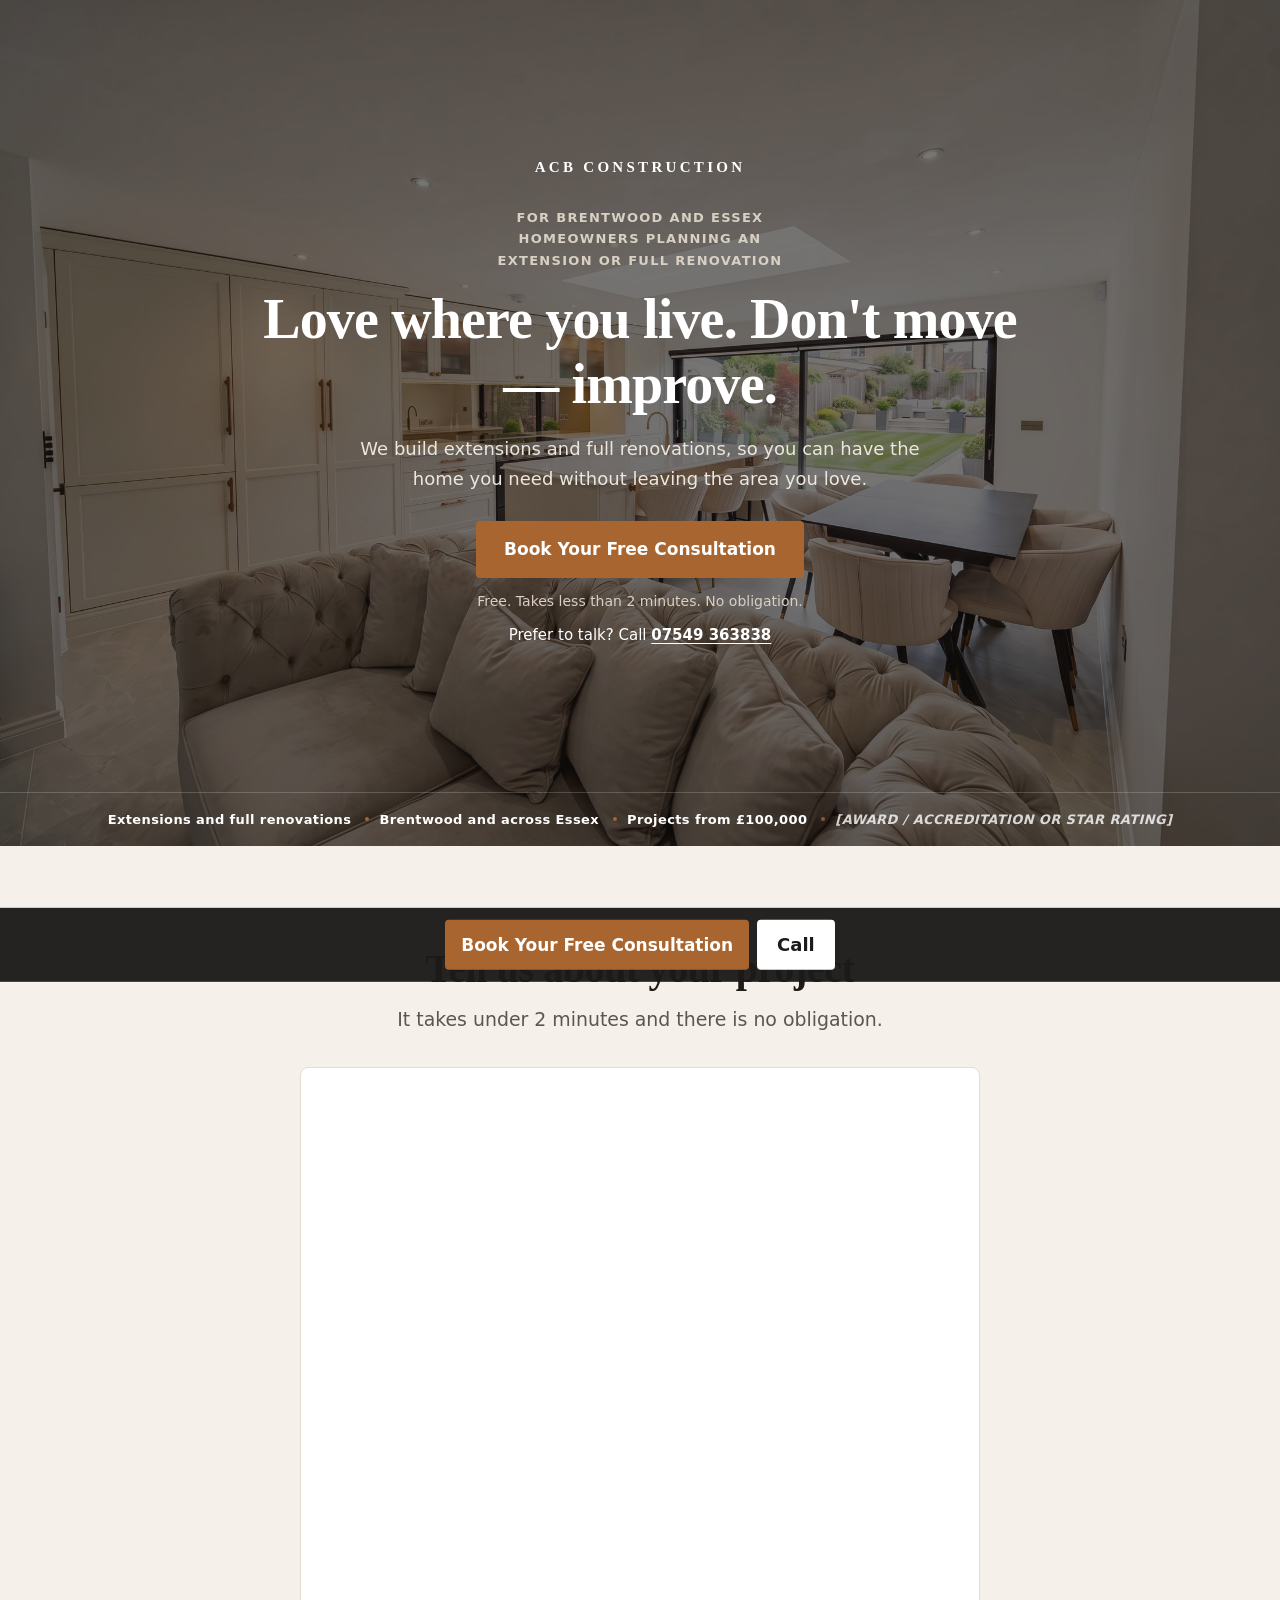
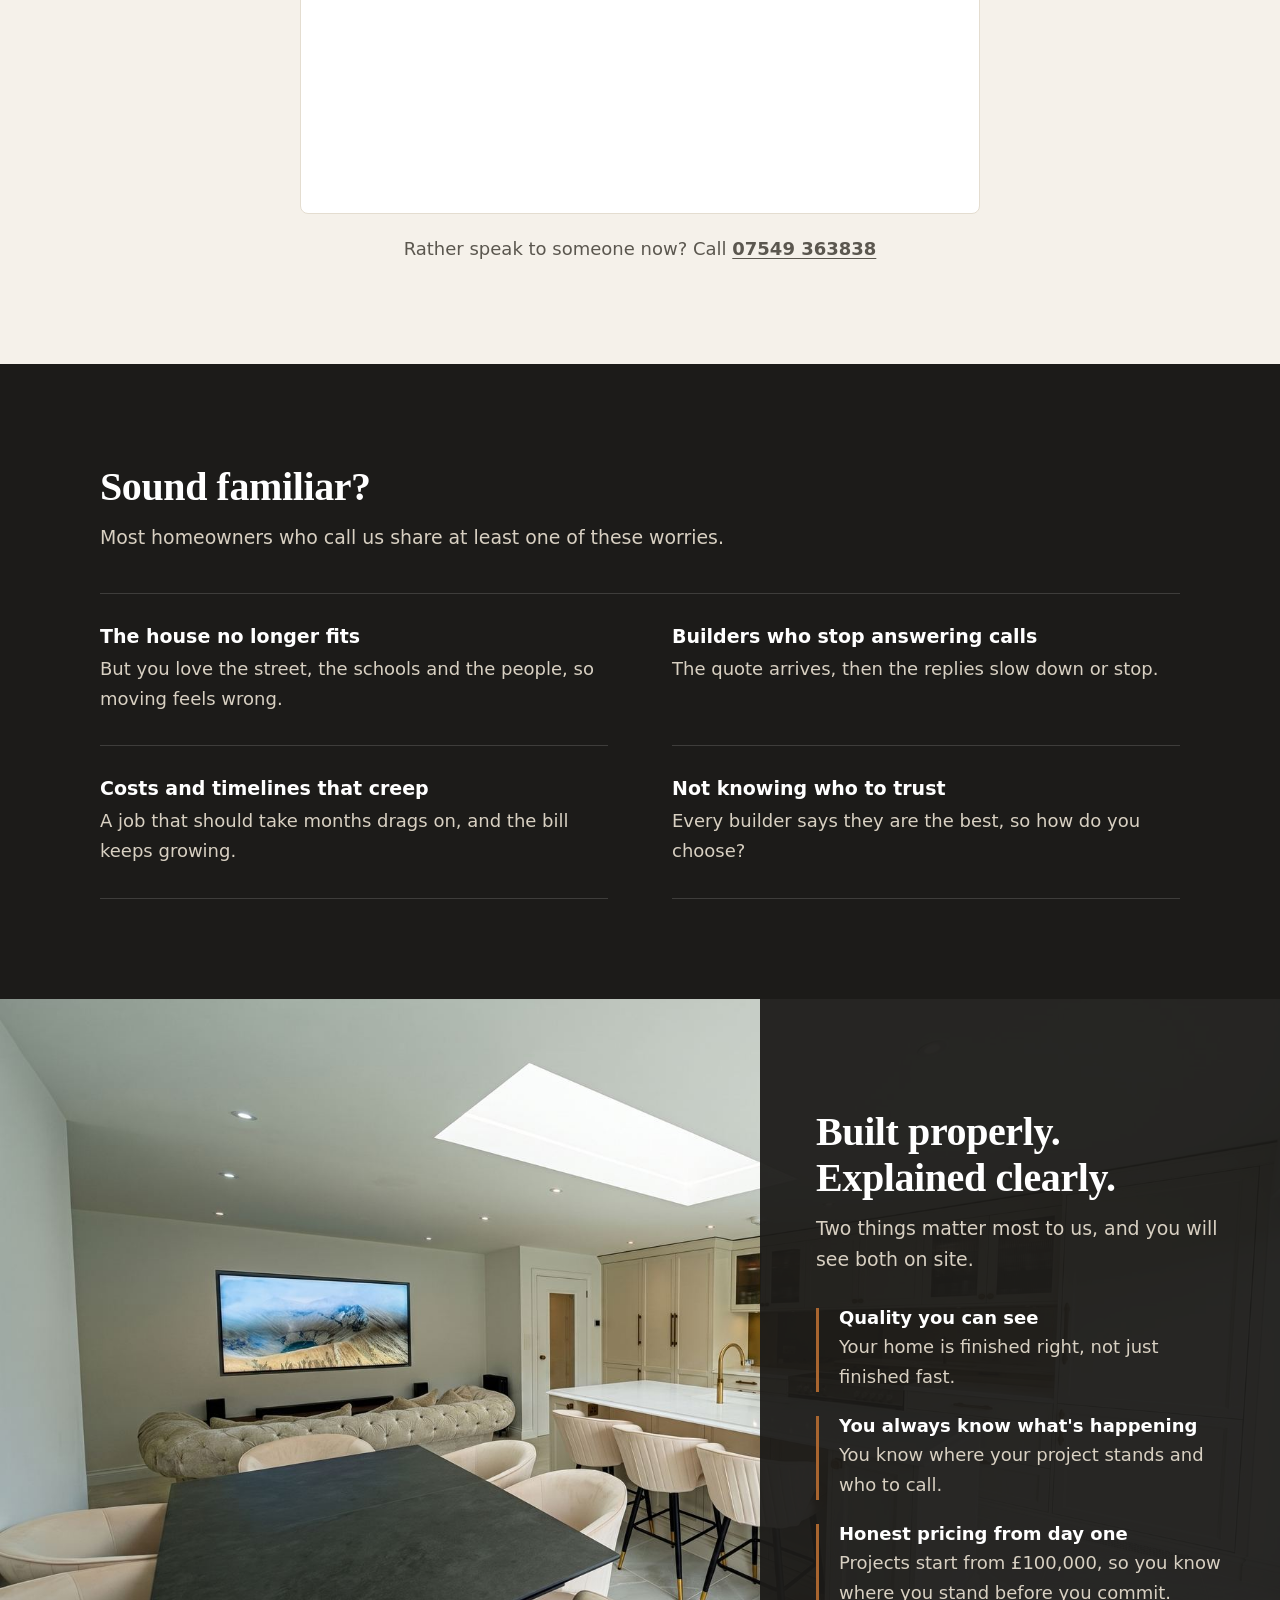
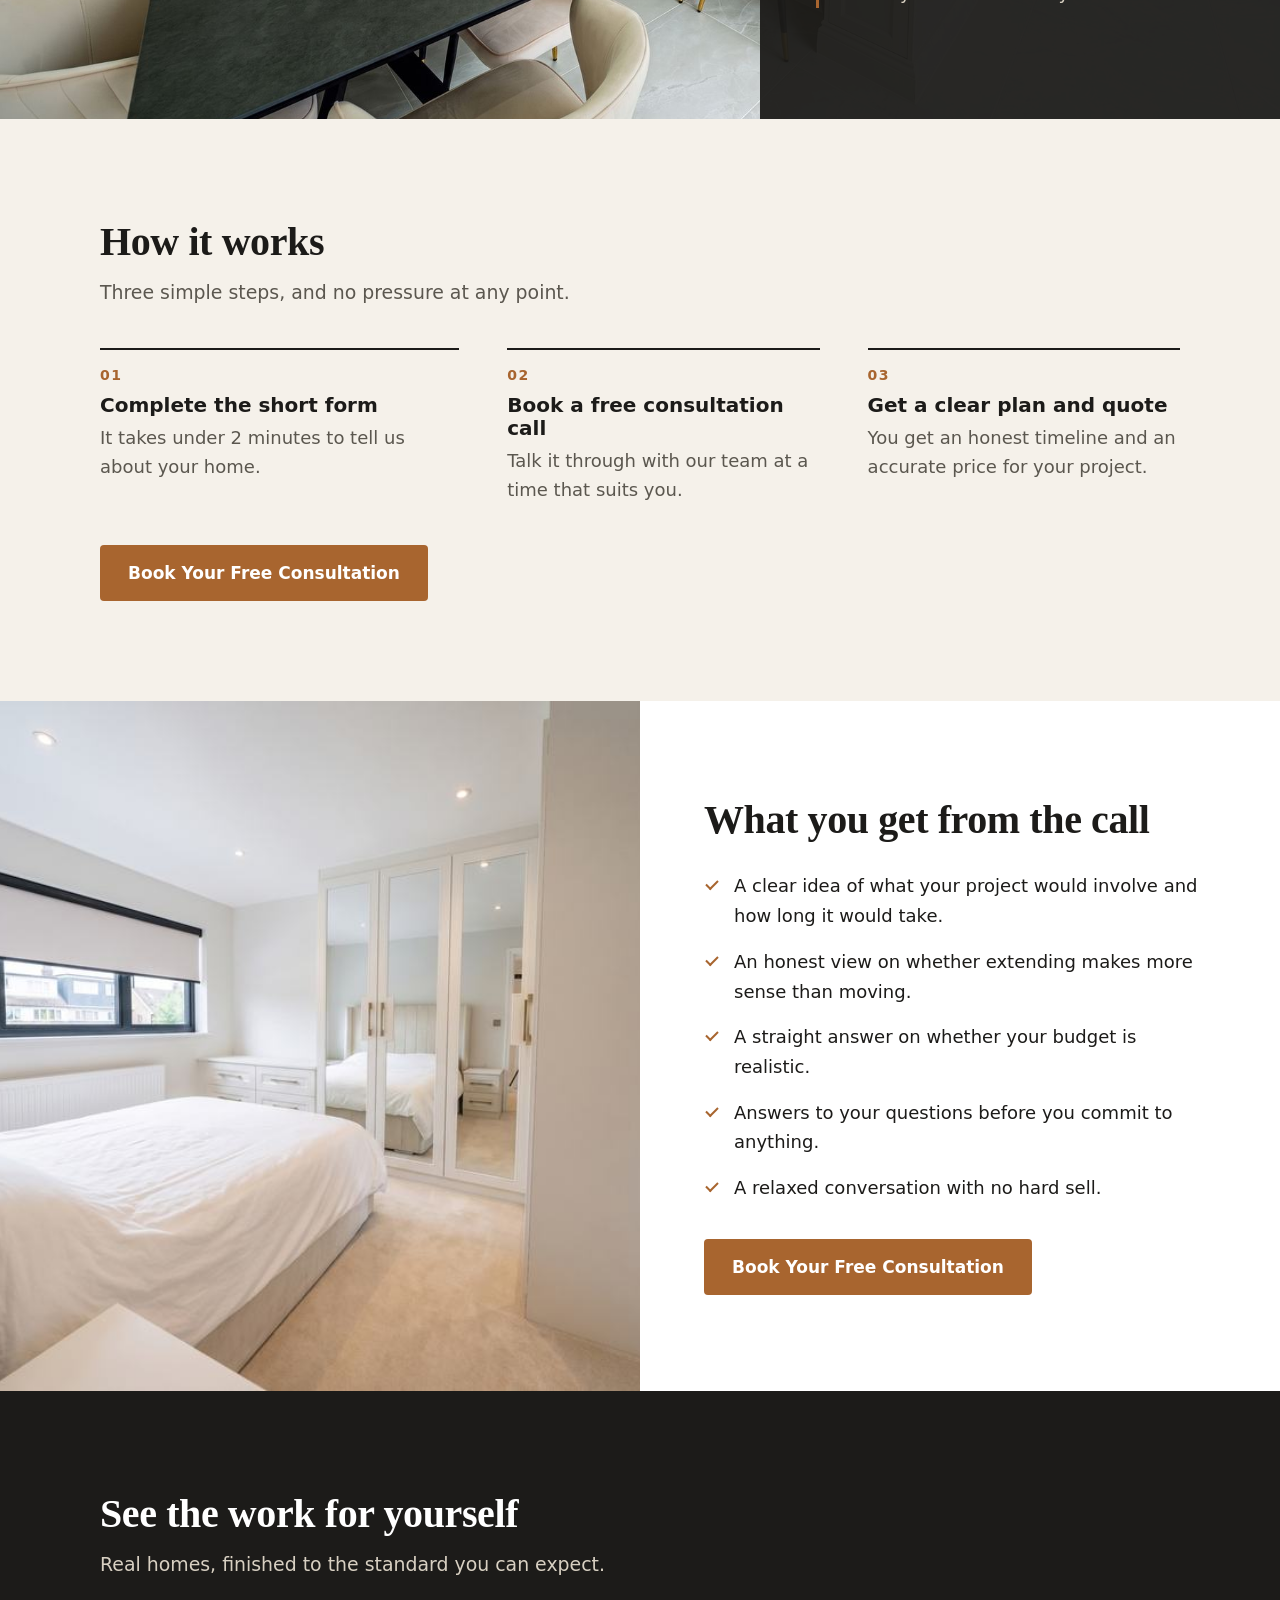
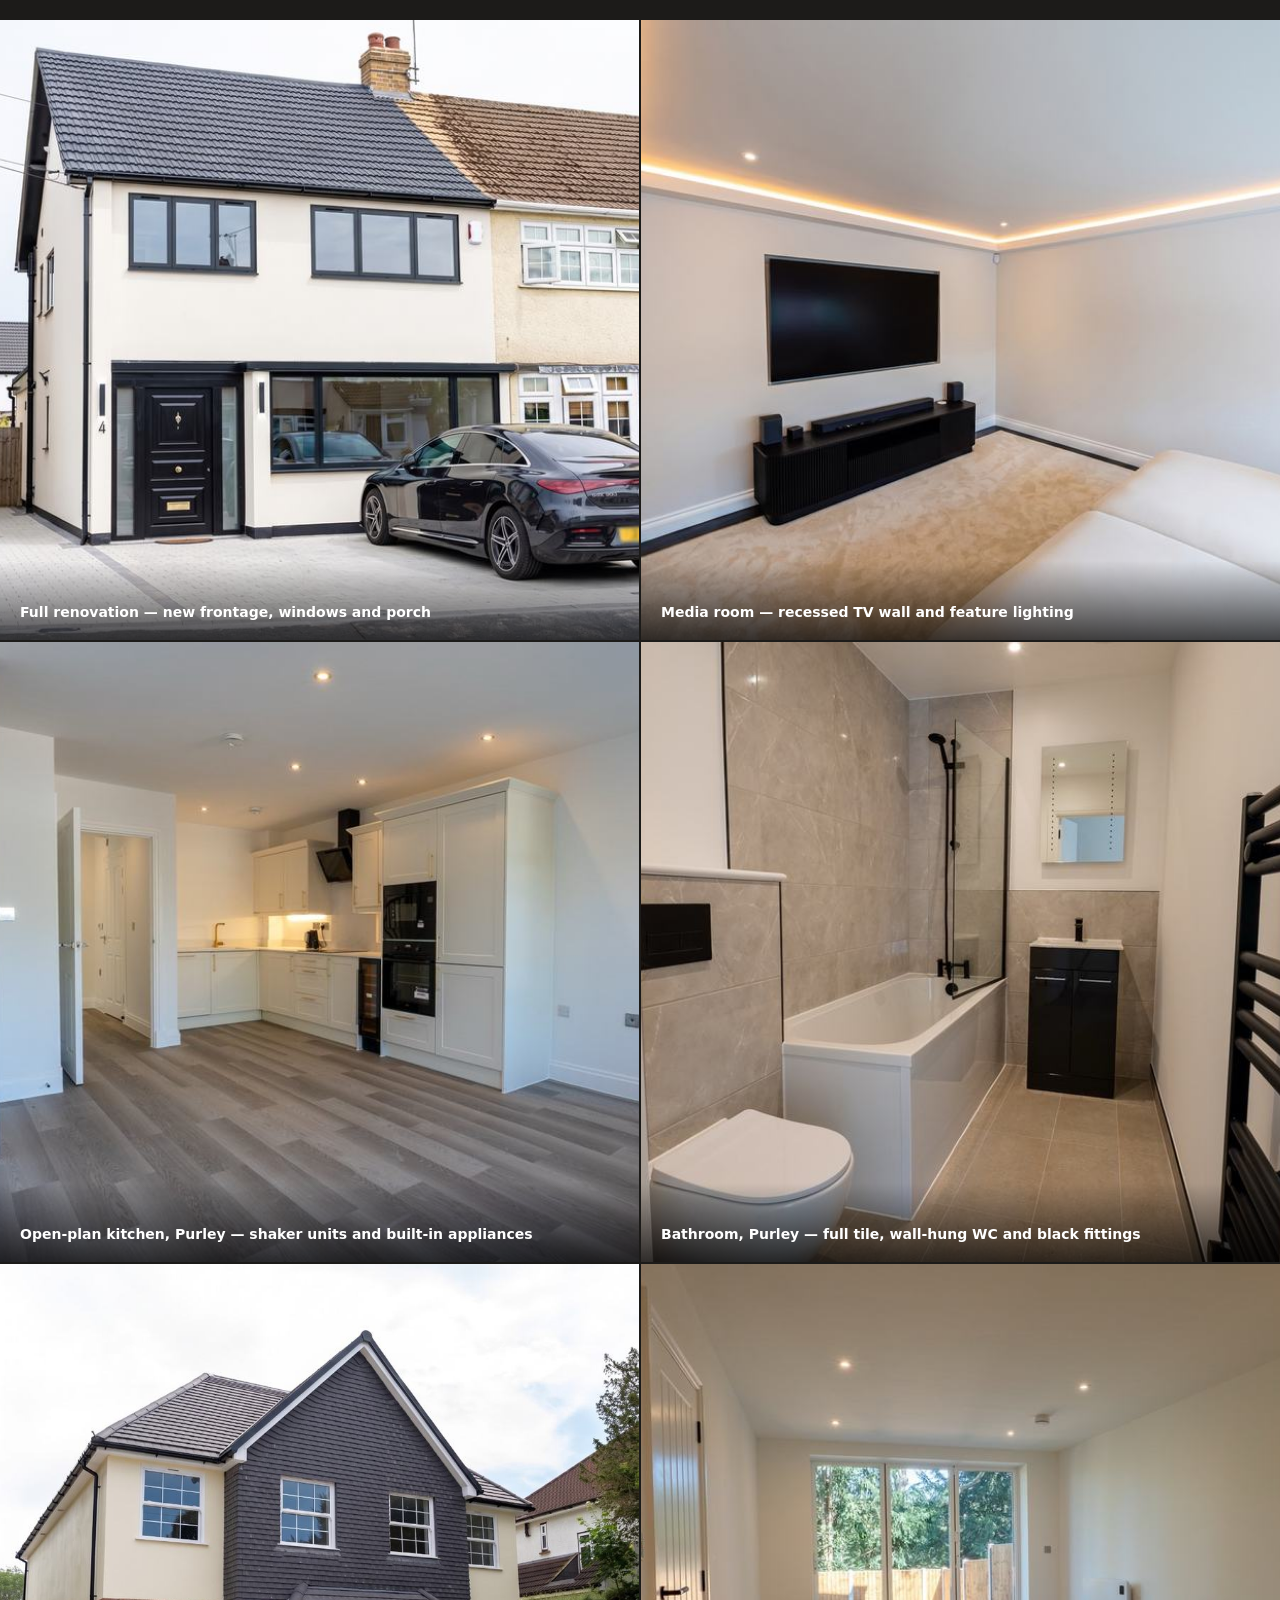
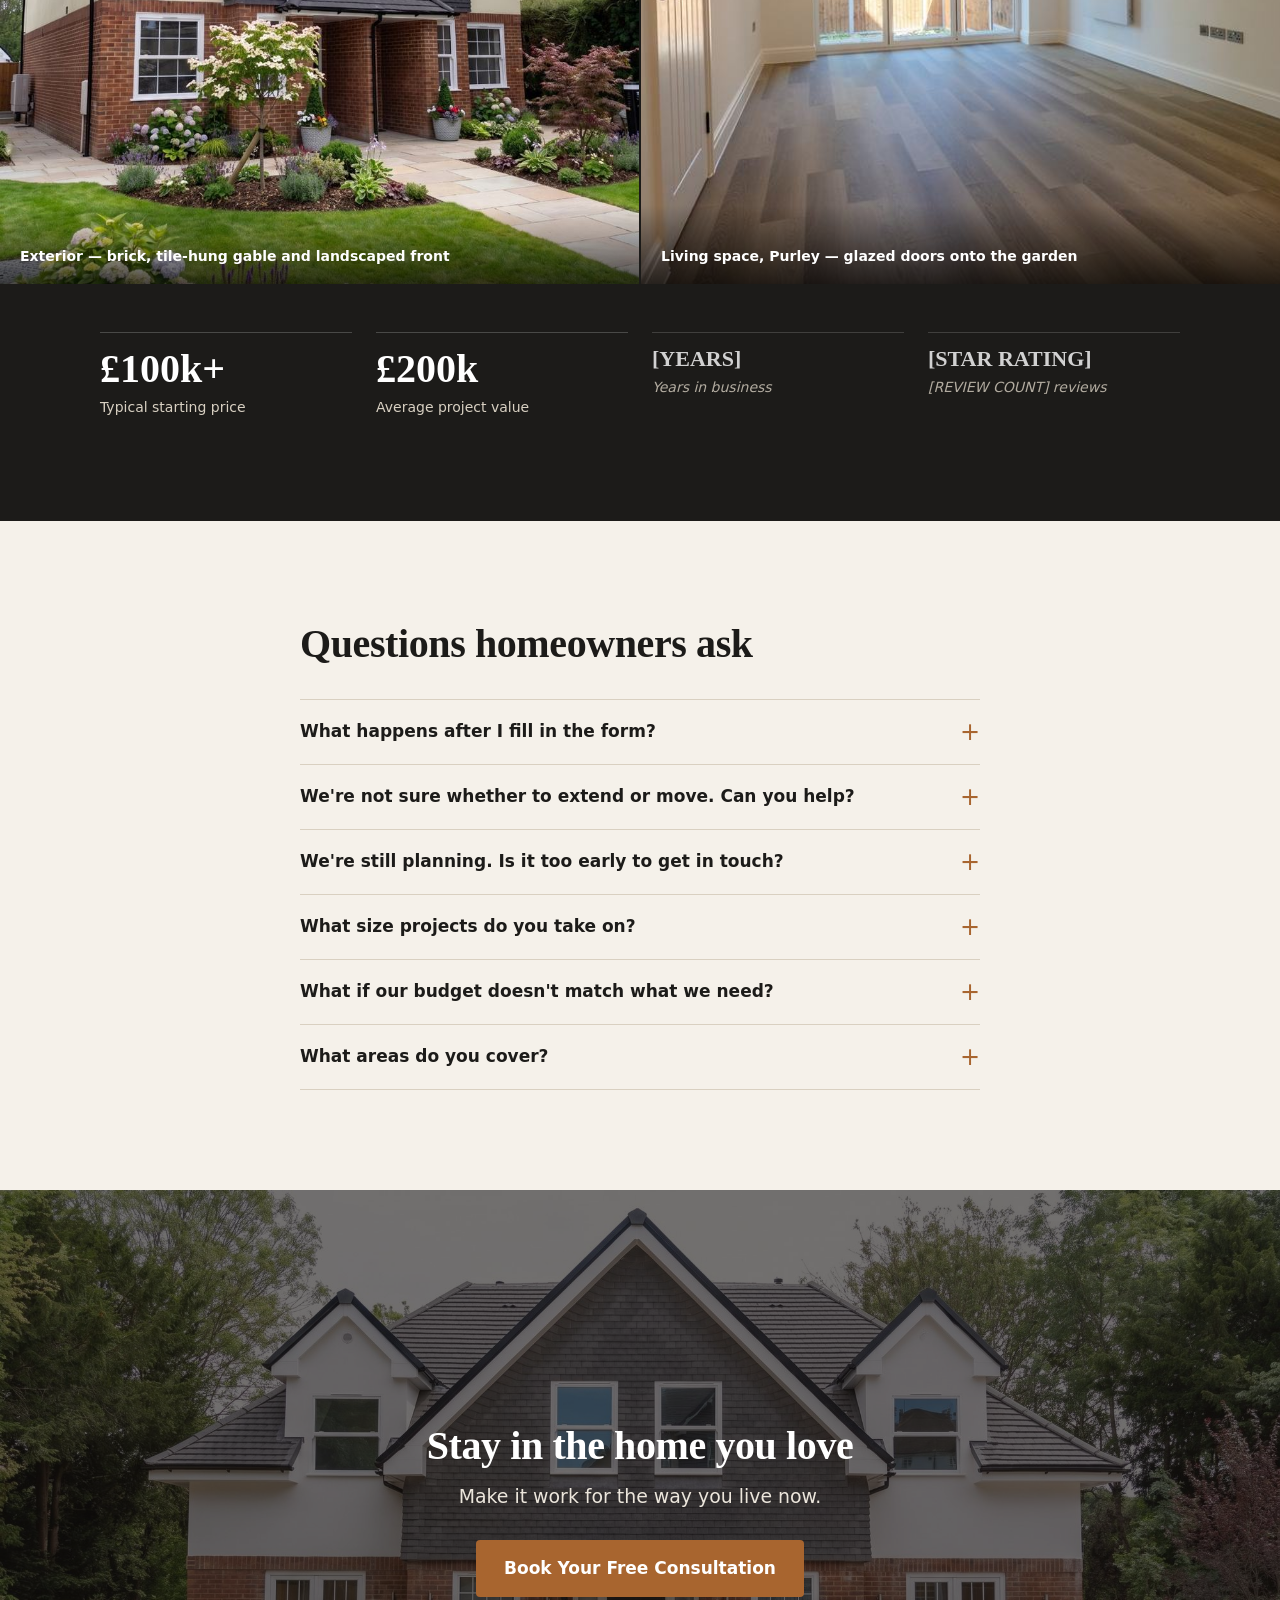
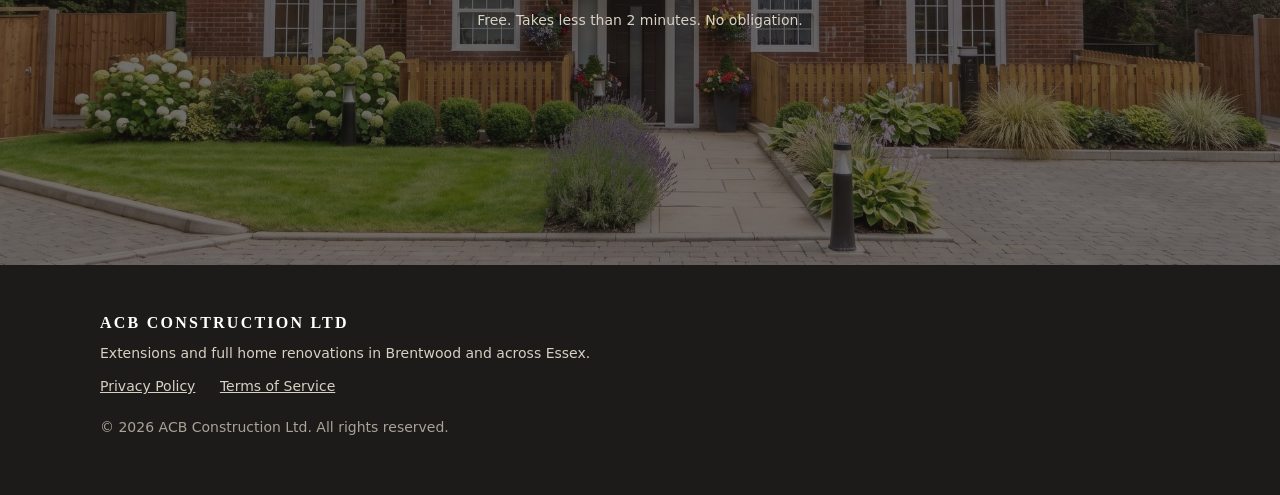
<file: funnel/landing.html>
<!DOCTYPE html>
<html lang="en-GB">
<head>
  <meta charset="UTF-8">
  <meta name="viewport" content="width=device-width, initial-scale=1">
  <title>Extensions &amp; Full Renovations in Brentwood &amp; Essex | ACB Construction</title>
  <meta name="description" content="Extensions and full home renovations for homeowners in Brentwood and across Essex. Projects from £100,000. Book your free consultation with ACB Construction.">
  <meta name="robots" content="noindex, nofollow">
  <link rel="stylesheet" href="styles.css">

  <!-- GTM / META PIXEL HEAD CODE GOES HERE -->

</head>
<body>

  <!-- GTM BODY (NOSCRIPT) CODE GOES HERE -->

  <!-- ============ HERO ============ -->
  <header class="hero" id="top">
    <img class="hero__img" src="images/hero-kitchen-extension.jpg" srcset="images/hero-kitchen-extension-sm.jpg 900w, images/hero-kitchen-extension.jpg 1800w" sizes="100vw" alt="Open-plan kitchen extension with sliding doors onto the garden" fetchpriority="high">
    <div class="hero__overlay" aria-hidden="true"></div>

    <div class="hero__inner">
      <p class="brand-mark">ACB Construction</p>
      <p class="eyebrow">For Brentwood and Essex homeowners planning an extension or full renovation</p>
      <h1>Love where you live. Don't move — improve.</h1>
      <p class="hero__sub">We build extensions and full renovations, so you can have the home you need without leaving the area you love.</p>
      <a href="#form" class="btn btn--primary" data-scroll-form>Book Your Free Consultation</a>
      <p class="friction">Free. Takes less than 2 minutes. No obligation.</p>
      <p class="hero__call">Prefer to talk? Call <a href="tel:+447549363838">07549 363838</a></p>
    </div>

    <ul class="trust-strip" aria-label="Key facts">
      <li>Extensions and full renovations</li>
      <li>Brentwood and across Essex</li>
      <li>Projects from £100,000</li>
      <!-- Replace with a confirmed award, accreditation or review rating once supplied by client. Delete if none. -->
      <li class="slot">[AWARD / ACCREDITATION OR STAR RATING]</li>
    </ul>
  </header>

  <main>

    <!-- ============ FORM ============ -->
    <section class="section section--paper form-section" id="form" aria-labelledby="form-title">
      <div class="container container--narrow">
        <h2 id="form-title">Tell us about your project</h2>
        <p class="lead">It takes under 2 minutes and there is no obligation.</p>

        <div class="form-embed" id="form-embed">
          <!-- ACB CONSTRUCTION FORM EMBED (GoHighLevel "ACB Form") -->
          <!-- On successful submission, the form must redirect to thank-you.html (with UTM parameters preserved).
               If the form tool lets you set a redirect URL, use: https://[YOUR-DOMAIN]/thank-you.html
               script.js appends stored UTMs to any link or redirect pointing at thank-you.html. -->
          <!-- HIDDEN UTM FIELDS: add these hidden fields inside the form builder (names must match exactly):
               utm_source, utm_medium, utm_campaign, utm_content, utm_term, fbclid, gclid, ttclid, msclkid
               script.js also appends these values to the iframe src as query parameters,
               which most form tools (incl. GoHighLevel) read into matching hidden fields automatically. -->
          <iframe
            src="https://api.leadconnectorhq.com/widget/form/rSisBJaxlHyFUkQigZRJ"
            style="width:100%;height:100%;border:none;border-radius:8px"
            id="inline-rSisBJaxlHyFUkQigZRJ"
            data-layout="{'id':'INLINE'}"
            data-trigger-type="alwaysShow"
            data-trigger-value=""
            data-activation-type="alwaysActivated"
            data-activation-value=""
            data-deactivation-type="neverDeactivate"
            data-deactivation-value=""
            data-form-name="ACB Form"
            data-height="732"
            data-layout-iframe-id="inline-rSisBJaxlHyFUkQigZRJ"
            data-form-id="rSisBJaxlHyFUkQigZRJ"
            data-cookie-consent="true"
            data-cookie-consent-provider="auto"
            title="ACB Form">
          </iframe>
          <script src="https://link.msgsndr.com/js/form_embed.js"></script>
        </div>

        <p class="form-call">Rather speak to someone now? Call <a href="tel:+447549363838">07549 363838</a></p>
      </div>
    </section>

    <!-- ============ PROBLEM ============ -->
    <section class="section section--dark" aria-labelledby="problem-title">
      <div class="container">
        <h2 id="problem-title">Sound familiar?</h2>
        <p class="lead">Most homeowners who call us share at least one of these worries.</p>
        <div class="pains">
          <div class="pain">
            <h3>The house no longer fits</h3>
            <p>But you love the street, the schools and the people, so moving feels wrong.</p>
          </div>
          <div class="pain">
            <h3>Builders who stop answering calls</h3>
            <p>The quote arrives, then the replies slow down or stop.</p>
          </div>
          <div class="pain">
            <h3>Costs and timelines that creep</h3>
            <p>A job that should take months drags on, and the bill keeps growing.</p>
          </div>
          <div class="pain">
            <h3>Not knowing who to trust</h3>
            <p>Every builder says they are the best, so how do you choose?</p>
          </div>
        </div>
      </div>
    </section>

    <!-- ============ MECHANISM ============ -->
    <section class="mechanism" aria-labelledby="mech-title">
      <img class="mechanism__img" src="images/kitchen-diner.jpg" srcset="images/kitchen-diner-sm.jpg 900w, images/kitchen-diner.jpg 1800w" sizes="100vw" alt="Kitchen and dining space with island and roof light" loading="lazy" decoding="async">
      <div class="mechanism__panel">
        <h2 id="mech-title">Built properly. Explained clearly.</h2>
        <p class="lead">Two things matter most to us, and you will see both on site.</p>
        <ol class="mech-points">
          <li>
            <h3>Quality you can see</h3>
            <p>Your home is finished right, not just finished fast.</p>
          </li>
          <li>
            <h3>You always know what's happening</h3>
            <p>You know where your project stands and who to call.</p>
          </li>
          <li>
            <h3>Honest pricing from day one</h3>
            <p>Projects start from £100,000, so you know where you stand before you commit.</p>
          </li>
        </ol>
      </div>
    </section>

    <!-- ============ HOW IT WORKS ============ -->
    <section class="section section--paper" aria-labelledby="how-title">
      <div class="container">
        <h2 id="how-title">How it works</h2>
        <p class="lead">Three simple steps, and no pressure at any point.</p>
        <ol class="steps">
          <li class="step">
            <span class="step__num" aria-hidden="true">01</span>
            <h3>Complete the short form</h3>
            <p>It takes under 2 minutes to tell us about your home.</p>
          </li>
          <li class="step">
            <span class="step__num" aria-hidden="true">02</span>
            <h3>Book a free consultation call</h3>
            <p>Talk it through with our team at a time that suits you.</p>
          </li>
          <li class="step">
            <span class="step__num" aria-hidden="true">03</span>
            <h3>Get a clear plan and quote</h3>
            <p>You get an honest timeline and an accurate price for your project.</p>
          </li>
        </ol>
        <a href="#form" class="btn btn--primary" data-scroll-form>Book Your Free Consultation</a>
      </div>
    </section>

    <!-- ============ WHAT YOU GET ============ -->
    <section class="split" aria-labelledby="get-title">
      <img class="split__img" src="images/bedroom.jpg" srcset="images/bedroom-sm.jpg 900w, images/bedroom.jpg 1800w" sizes="(min-width: 900px) 50vw, 100vw" alt="Bright finished bedroom with fitted wardrobes" loading="lazy" decoding="async">
      <div class="split__body">
        <h2 id="get-title">What you get from the call</h2>
        <ul class="ticks">
          <li>A clear idea of what your project would involve and how long it would take.</li>
          <li>An honest view on whether extending makes more sense than moving.</li>
          <li>A straight answer on whether your budget is realistic.</li>
          <li>Answers to your questions before you commit to anything.</li>
          <li>A relaxed conversation with no hard sell.</li>
        </ul>
        <a href="#form" class="btn btn--primary" data-scroll-form>Book Your Free Consultation</a>
      </div>
    </section>

    <!-- ============ PROOF ============ -->
    <section class="proof" aria-labelledby="proof-title">
      <div class="proof__head container">
        <h2 id="proof-title">See the work for yourself</h2>
        <p class="lead">Real homes, finished to the standard you can expect.</p>
      </div>

      <!-- OFFICIAL AWARD / ACCREDITATION / MEMBERSHIP LOGOS GO HERE IF SUPPLIED BY CLIENT -->

      <div class="gallery">
        <!-- Captions describe the work only. Add the area/outcome once confirmed with the client.
             TESTIMONIAL SLOT: only add a REAL homeowner testimonial supplied by the client, e.g. inside a gallery figure:
             <blockquote class="quote-overlay"><p>"..."</p><cite>[First name], [Area] — [Project type]</cite></blockquote> -->
        <figure class="gallery__item">
          <img src="images/front-renovation.jpg" srcset="images/front-renovation-sm.jpg 900w, images/front-renovation.jpg 1800w" sizes="(min-width: 760px) 50vw, 100vw" alt="Front renovation with new windows and porch" loading="lazy" decoding="async">
          <figcaption>Full renovation — new frontage, windows and porch</figcaption>
        </figure>
        <figure class="gallery__item">
          <img src="images/media-room.jpg" srcset="images/media-room-sm.jpg 900w, images/media-room.jpg 1800w" sizes="(min-width: 760px) 50vw, 100vw" alt="Media room with recessed TV and ceiling lighting" loading="lazy" decoding="async">
          <figcaption>Media room — recessed TV wall and feature lighting</figcaption>
        </figure>
        <figure class="gallery__item">
          <img src="images/kitchen-shaker.jpg" srcset="images/kitchen-shaker-sm.jpg 900w, images/kitchen-shaker.jpg 1800w" sizes="(min-width: 760px) 50vw, 100vw" alt="Shaker-style kitchen in open-plan living space" loading="lazy" decoding="async">
          <figcaption>Open-plan kitchen, Purley — shaker units and built-in appliances</figcaption>
        </figure>
        <figure class="gallery__item">
          <img src="images/bathroom.jpg" srcset="images/bathroom-sm.jpg 900w, images/bathroom.jpg 1800w" sizes="(min-width: 760px) 50vw, 100vw" alt="Tiled bathroom with black fittings" loading="lazy" decoding="async">
          <figcaption>Bathroom, Purley — full tile, wall-hung WC and black fittings</figcaption>
        </figure>
        <figure class="gallery__item">
          <img src="images/exterior-semi.jpg" srcset="images/exterior-semi-sm.jpg 900w, images/exterior-semi.jpg 1800w" sizes="(min-width: 760px) 50vw, 100vw" alt="New-build homes with brick and tile-hung front" loading="lazy" decoding="async">
          <figcaption>Exterior — brick, tile-hung gable and landscaped front</figcaption>
        </figure>
        <figure class="gallery__item">
          <img src="images/living-garden-doors.jpg" srcset="images/living-garden-doors-sm.jpg 900w, images/living-garden-doors.jpg 1800w" sizes="(min-width: 760px) 50vw, 100vw" alt="Living space with glazed doors onto the garden" loading="lazy" decoding="async">
          <figcaption>Living space, Purley — glazed doors onto the garden</figcaption>
        </figure>
      </div>

      <ul class="figures container" aria-label="Project figures">
        <li><strong>£100k+</strong><span>Typical starting price</span></li>
        <li><strong>£200k</strong><span>Average project value</span></li>
        <li class="slot"><strong>[YEARS]</strong><span>Years in business</span></li>
        <li class="slot"><strong>[STAR RATING]</strong><span>[REVIEW COUNT] reviews</span></li>
      </ul>
    </section>

    <!-- ============ FAQ ============ -->
    <section class="section section--paper" aria-labelledby="faq-title">
      <div class="container container--narrow">
        <h2 id="faq-title">Questions homeowners ask</h2>
        <div class="faq" data-faq>
          <div class="faq__item">
            <h3><button type="button" class="faq__q" aria-expanded="false" aria-controls="faq-1">What happens after I fill in the form?</button></h3>
            <div class="faq__a" id="faq-1" hidden>
              <p>One of our team will call you, usually within a short time. We'll ask a few questions about your home and book your free consultation.</p>
            </div>
          </div>
          <div class="faq__item">
            <h3><button type="button" class="faq__q" aria-expanded="false" aria-controls="faq-2">We're not sure whether to extend or move. Can you help?</button></h3>
            <div class="faq__a" id="faq-2" hidden>
              <p>Yes. That's one of the most common things we talk about. We'll give you an honest view, even if extending isn't right for you.</p>
            </div>
          </div>
          <div class="faq__item">
            <h3><button type="button" class="faq__q" aria-expanded="false" aria-controls="faq-3">We're still planning. Is it too early to get in touch?</button></h3>
            <div class="faq__a" id="faq-3" hidden>
              <p>No. Early is a good time to talk. It helps you plan your budget and timeline before you make any big decisions.</p>
            </div>
          </div>
          <div class="faq__item">
            <h3><button type="button" class="faq__q" aria-expanded="false" aria-controls="faq-4">What size projects do you take on?</button></h3>
            <div class="faq__a" id="faq-4" hidden>
              <p>Our projects typically start from £100,000, with most sitting around £200,000.</p>
            </div>
          </div>
          <div class="faq__item">
            <h3><button type="button" class="faq__q" aria-expanded="false" aria-controls="faq-5">What if our budget doesn't match what we need?</button></h3>
            <div class="faq__a" id="faq-5" hidden>
              <p>We'll tell you straight. Then we'll talk through what's possible for your budget, so you can decide what matters most.</p>
            </div>
          </div>
          <div class="faq__item">
            <h3><button type="button" class="faq__q" aria-expanded="false" aria-controls="faq-6">What areas do you cover?</button></h3>
            <div class="faq__a" id="faq-6" hidden>
              <p>Brentwood and across Essex, and Purley too. If you're not sure we cover you, fill in the form and we'll let you know.</p>
            </div>
          </div>
        </div>
      </div>
    </section>

    <!-- ============ FINAL CTA ============ -->
    <section class="final" aria-labelledby="final-title">
      <img class="final__img" src="images/exterior-detached.jpg" srcset="images/exterior-detached-sm.jpg 900w, images/exterior-detached.jpg 1800w" sizes="100vw" alt="Finished detached home with landscaped front garden" loading="lazy" decoding="async">
      <div class="final__overlay" aria-hidden="true"></div>
      <div class="final__inner">
        <h2 id="final-title">Stay in the home you love</h2>
        <p class="lead">Make it work for the way you live now.</p>
        <a href="#form" class="btn btn--primary" data-scroll-form>Book Your Free Consultation</a>
        <p class="friction">Free. Takes less than 2 minutes. No obligation.</p>
      </div>
    </section>

  </main>

  <footer class="footer">
    <div class="container footer__inner">
      <p class="footer__name">ACB Construction Ltd</p>
      <p>Extensions and full home renovations in Brentwood and across Essex.</p>
      <p class="footer__links"><a href="privacy.html">Privacy Policy</a> <a href="terms.html">Terms of Service</a></p>
      <p class="footer__copy">&copy; <span data-year>2026</span> ACB Construction Ltd. All rights reserved.</p>
    </div>
  </footer>

  <!-- ============ STICKY CTA (shows after hero) ============ -->
  <div class="sticky-cta" data-sticky-cta aria-hidden="true">
    <a href="#form" class="btn btn--primary" data-scroll-form tabindex="-1">Book Your Free Consultation</a>
    <a href="tel:+447549363838" class="sticky-cta__call" tabindex="-1">Call</a>
  </div>

  <script src="script.js" defer></script>
</body>
</html>
</file>
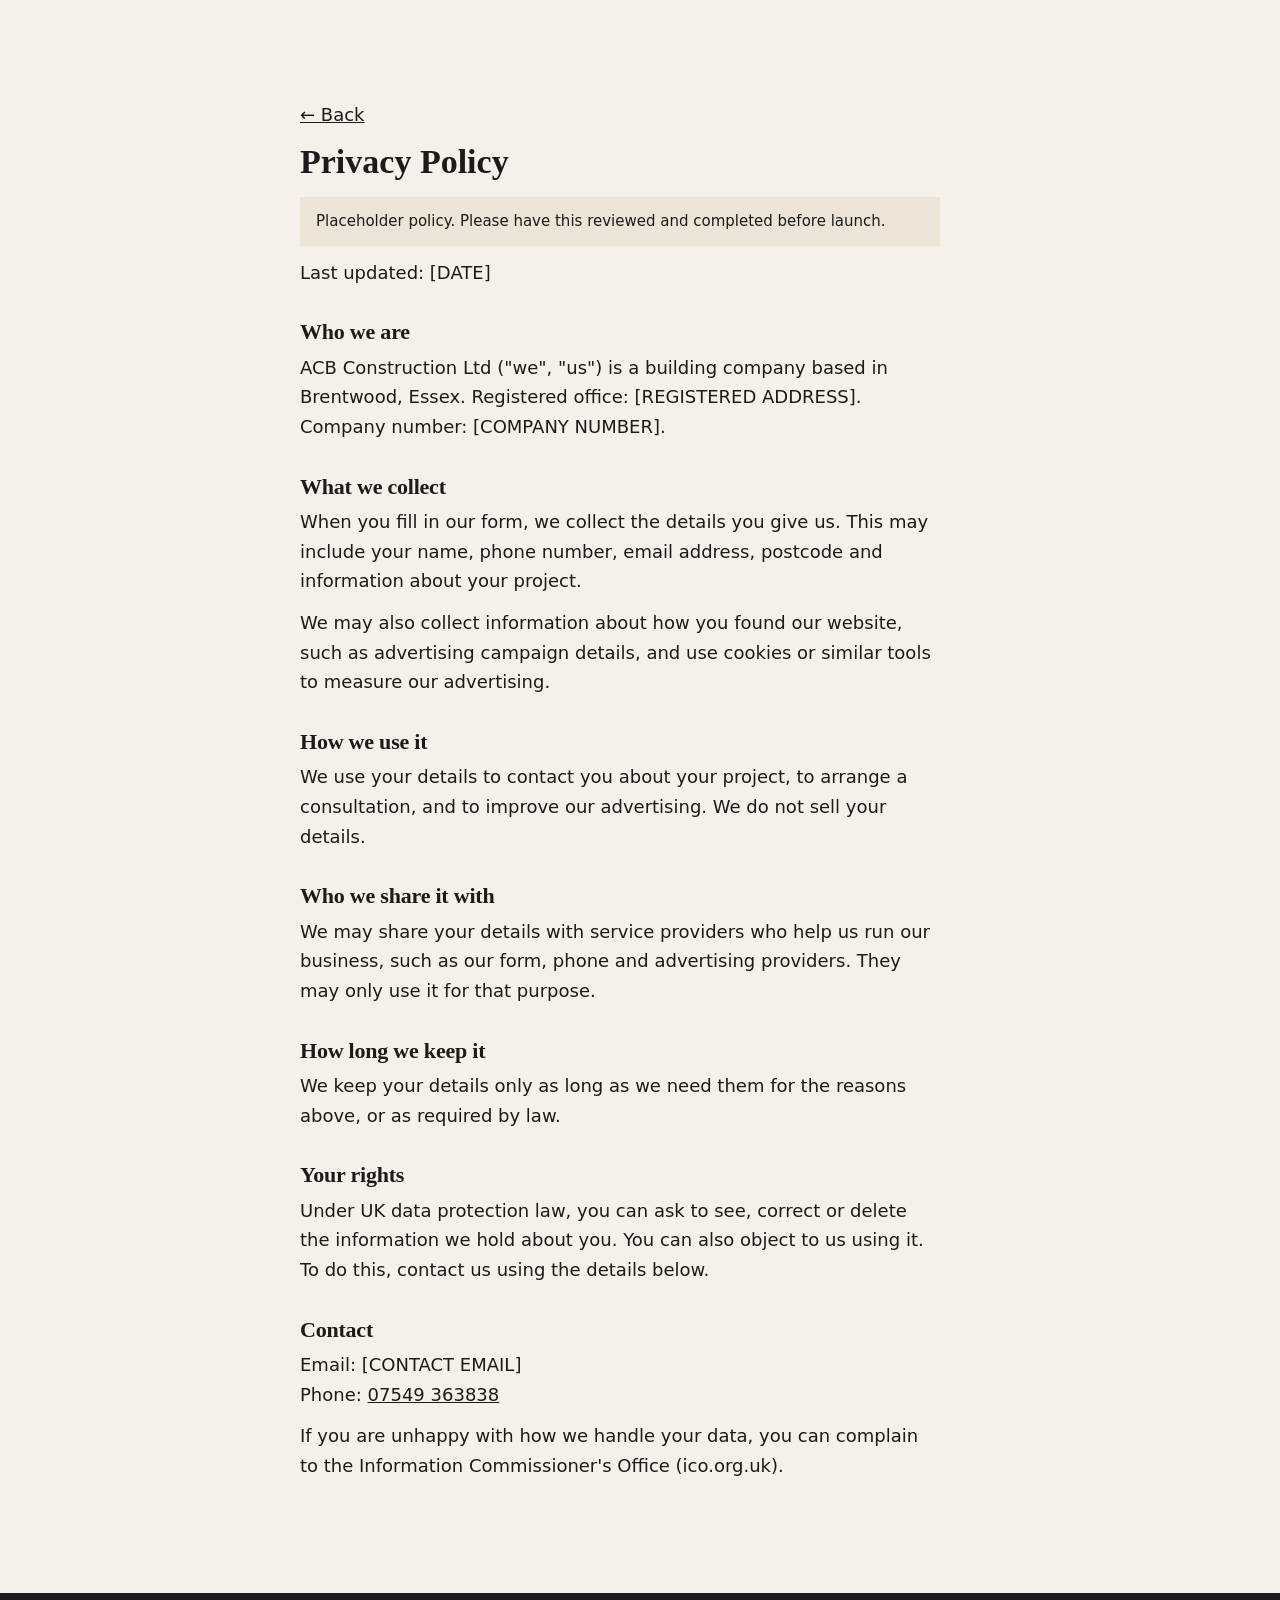
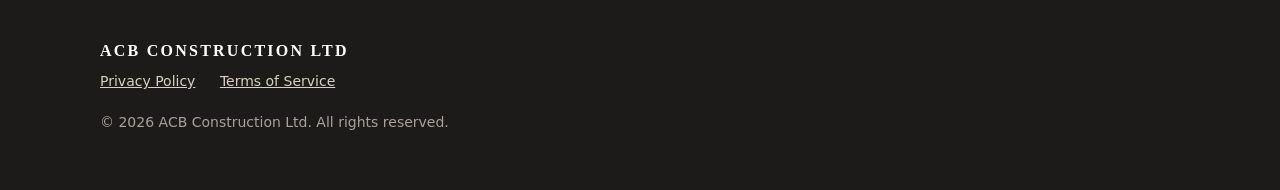
<file: funnel/privacy.html>
<!DOCTYPE html>
<html lang="en-GB">
<head>
  <meta charset="UTF-8">
  <meta name="viewport" content="width=device-width, initial-scale=1">
  <title>Privacy Policy | ACB Construction</title>
  <meta name="robots" content="noindex, nofollow">
  <link rel="stylesheet" href="styles.css">

  <!-- GTM / META PIXEL HEAD CODE GOES HERE -->

</head>
<body>

  <!-- GTM BODY (NOSCRIPT) CODE GOES HERE -->

  <main class="section section--paper legal">
    <div class="container container--narrow">
      <p class="legal__back"><a href="landing.html">&larr; Back</a></p>
      <h1>Privacy Policy</h1>
      <p class="legal__note">Placeholder policy. Please have this reviewed and completed before launch.</p>
      <p>Last updated: [DATE]</p>

      <h2>Who we are</h2>
      <p>ACB Construction Ltd ("we", "us") is a building company based in Brentwood, Essex. Registered office: [REGISTERED ADDRESS]. Company number: [COMPANY NUMBER].</p>

      <h2>What we collect</h2>
      <p>When you fill in our form, we collect the details you give us. This may include your name, phone number, email address, postcode and information about your project.</p>
      <p>We may also collect information about how you found our website, such as advertising campaign details, and use cookies or similar tools to measure our advertising.</p>

      <h2>How we use it</h2>
      <p>We use your details to contact you about your project, to arrange a consultation, and to improve our advertising. We do not sell your details.</p>

      <h2>Who we share it with</h2>
      <p>We may share your details with service providers who help us run our business, such as our form, phone and advertising providers. They may only use it for that purpose.</p>

      <h2>How long we keep it</h2>
      <p>We keep your details only as long as we need them for the reasons above, or as required by law.</p>

      <h2>Your rights</h2>
      <p>Under UK data protection law, you can ask to see, correct or delete the information we hold about you. You can also object to us using it. To do this, contact us using the details below.</p>

      <h2>Contact</h2>
      <p>Email: [CONTACT EMAIL]<br>Phone: <a href="tel:+447549363838">07549 363838</a></p>
      <p>If you are unhappy with how we handle your data, you can complain to the Information Commissioner's Office (ico.org.uk).</p>
    </div>
  </main>

  <footer class="footer">
    <div class="container footer__inner">
      <p class="footer__name">ACB Construction Ltd</p>
      <p class="footer__links"><a href="privacy.html">Privacy Policy</a> <a href="terms.html">Terms of Service</a></p>
      <p class="footer__copy">&copy; <span data-year>2026</span> ACB Construction Ltd. All rights reserved.</p>
    </div>
  </footer>

  <script src="script.js" defer></script>
</body>
</html>
</file>
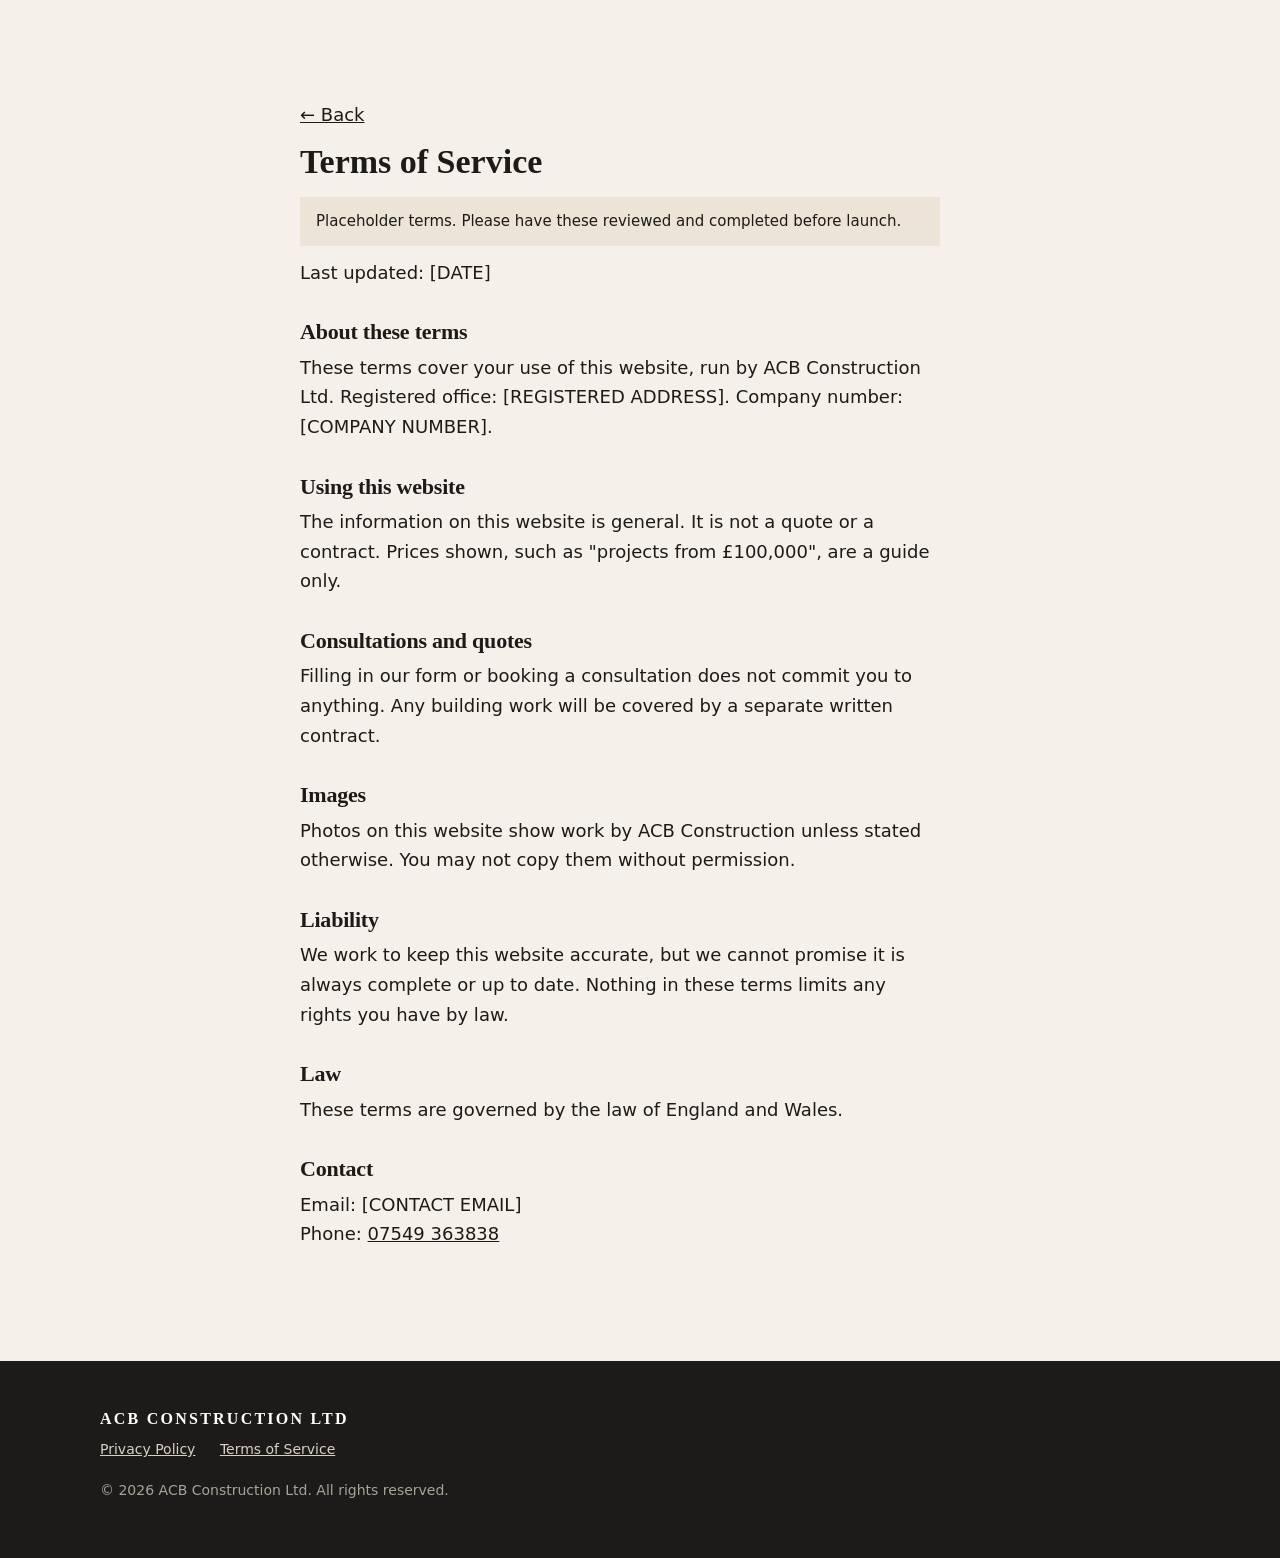
<file: funnel/terms.html>
<!DOCTYPE html>
<html lang="en-GB">
<head>
  <meta charset="UTF-8">
  <meta name="viewport" content="width=device-width, initial-scale=1">
  <title>Terms of Service | ACB Construction</title>
  <meta name="robots" content="noindex, nofollow">
  <link rel="stylesheet" href="styles.css">

  <!-- GTM / META PIXEL HEAD CODE GOES HERE -->

</head>
<body>

  <!-- GTM BODY (NOSCRIPT) CODE GOES HERE -->

  <main class="section section--paper legal">
    <div class="container container--narrow">
      <p class="legal__back"><a href="landing.html">&larr; Back</a></p>
      <h1>Terms of Service</h1>
      <p class="legal__note">Placeholder terms. Please have these reviewed and completed before launch.</p>
      <p>Last updated: [DATE]</p>

      <h2>About these terms</h2>
      <p>These terms cover your use of this website, run by ACB Construction Ltd. Registered office: [REGISTERED ADDRESS]. Company number: [COMPANY NUMBER].</p>

      <h2>Using this website</h2>
      <p>The information on this website is general. It is not a quote or a contract. Prices shown, such as "projects from £100,000", are a guide only.</p>

      <h2>Consultations and quotes</h2>
      <p>Filling in our form or booking a consultation does not commit you to anything. Any building work will be covered by a separate written contract.</p>

      <h2>Images</h2>
      <p>Photos on this website show work by ACB Construction unless stated otherwise. You may not copy them without permission.</p>

      <h2>Liability</h2>
      <p>We work to keep this website accurate, but we cannot promise it is always complete or up to date. Nothing in these terms limits any rights you have by law.</p>

      <h2>Law</h2>
      <p>These terms are governed by the law of England and Wales.</p>

      <h2>Contact</h2>
      <p>Email: [CONTACT EMAIL]<br>Phone: <a href="tel:+447549363838">07549 363838</a></p>
    </div>
  </main>

  <footer class="footer">
    <div class="container footer__inner">
      <p class="footer__name">ACB Construction Ltd</p>
      <p class="footer__links"><a href="privacy.html">Privacy Policy</a> <a href="terms.html">Terms of Service</a></p>
      <p class="footer__copy">&copy; <span data-year>2026</span> ACB Construction Ltd. All rights reserved.</p>
    </div>
  </footer>

  <script src="script.js" defer></script>
</body>
</html>
</file>
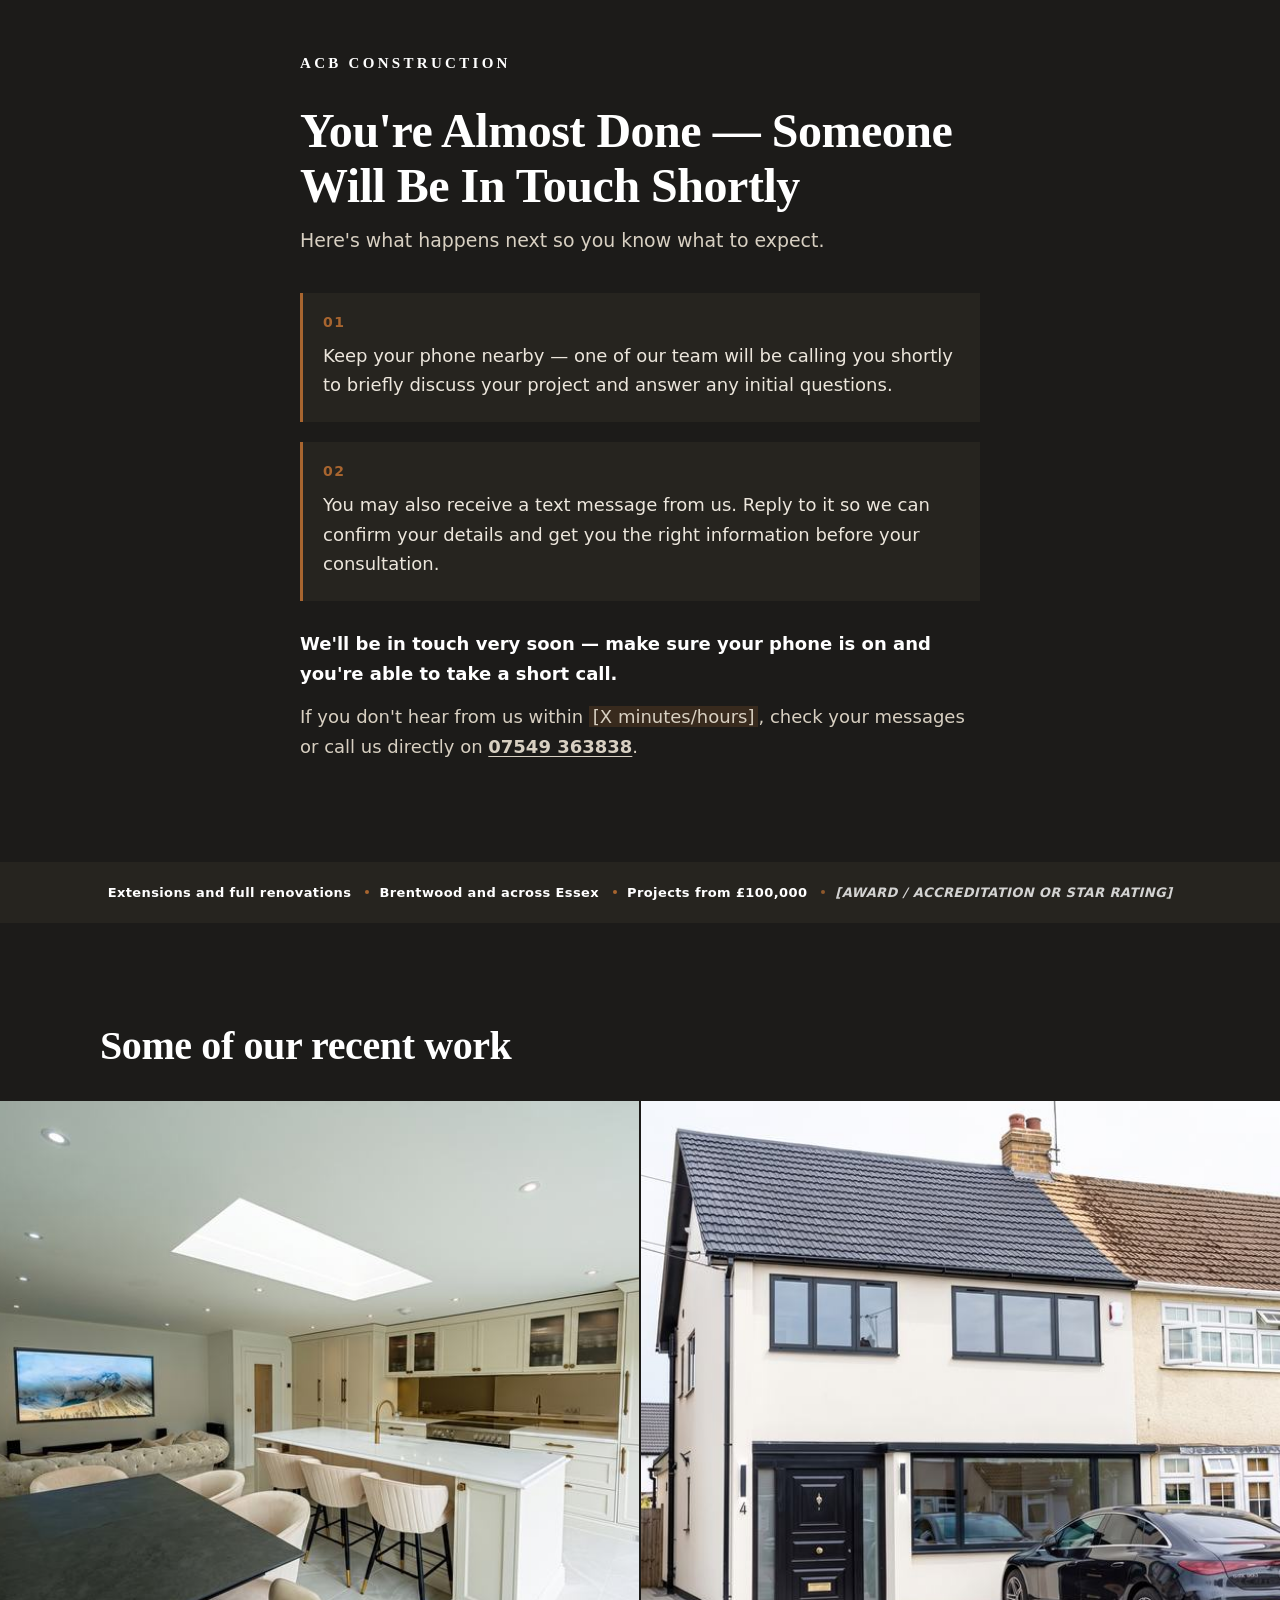
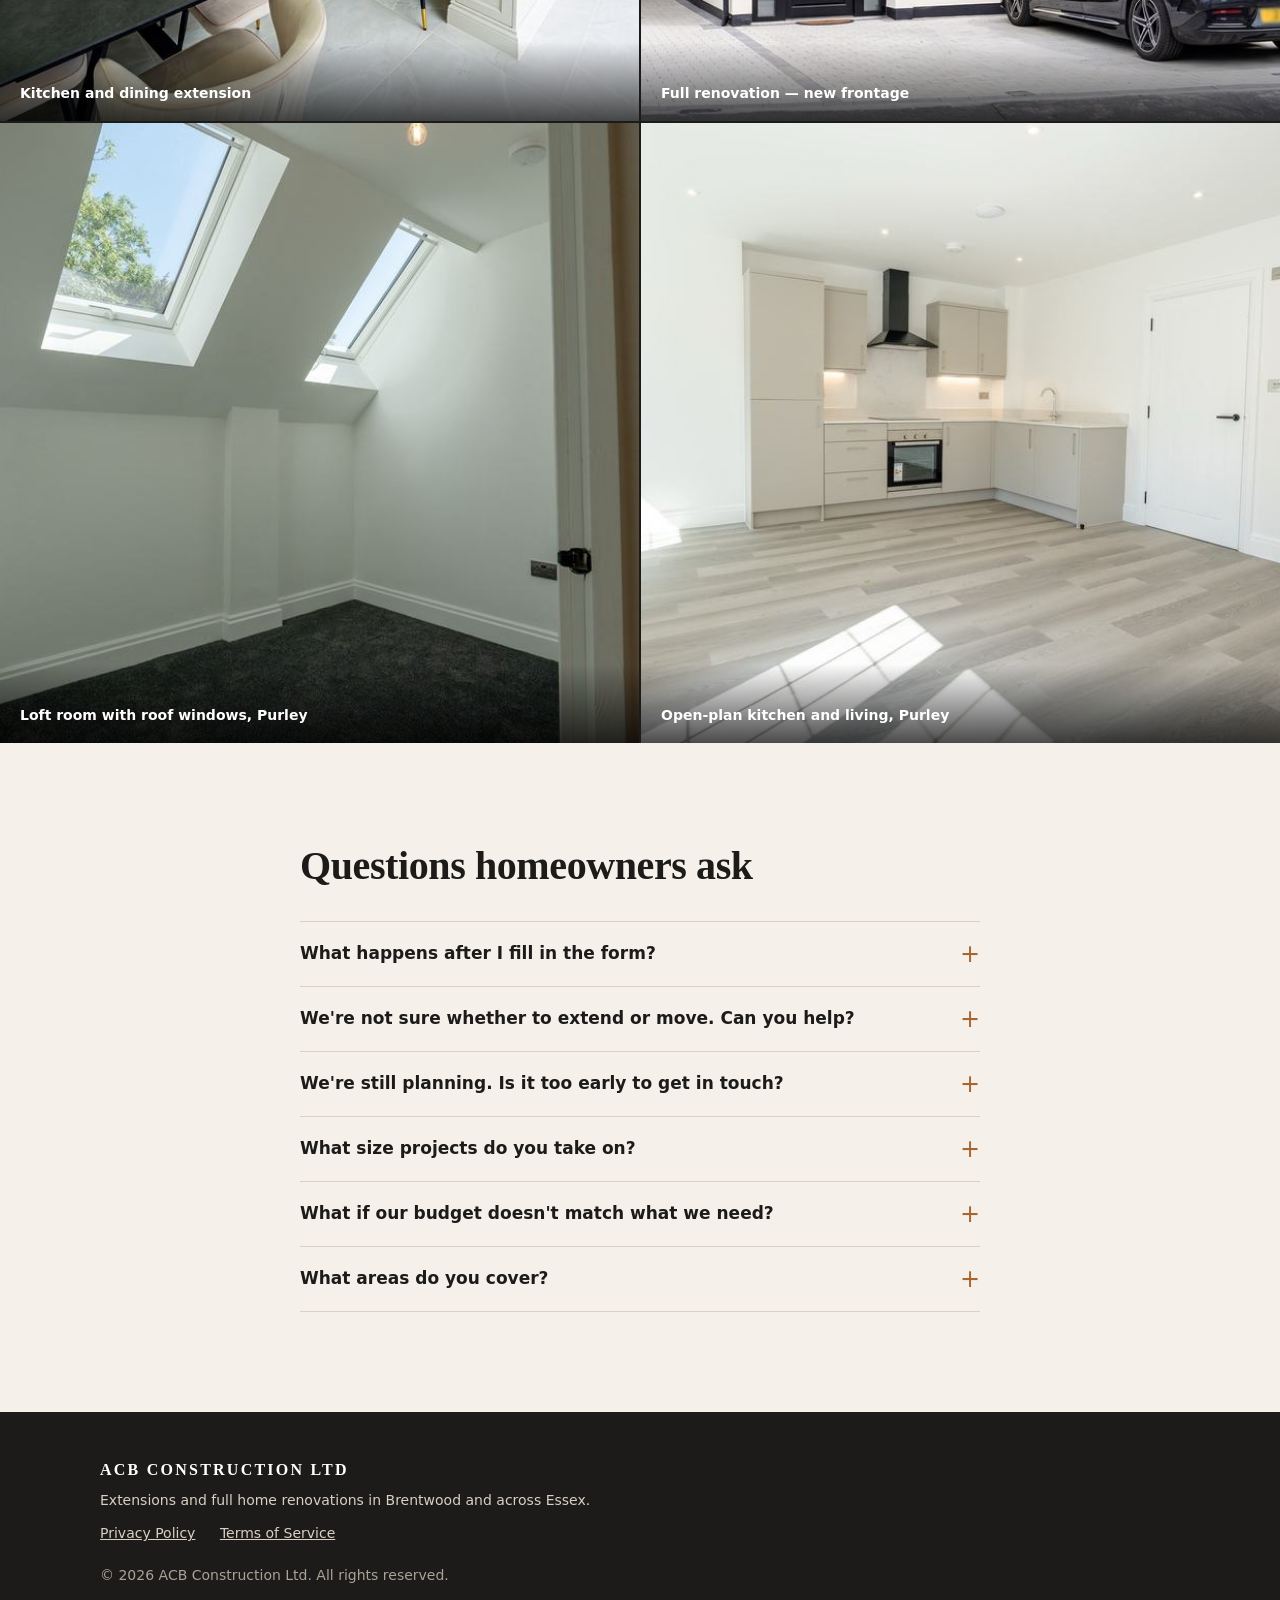
<file: funnel/thank-you.html>
<!DOCTYPE html>
<html lang="en-GB">
<head>
  <meta charset="UTF-8">
  <meta name="viewport" content="width=device-width, initial-scale=1">
  <title>Thank You — We'll Be In Touch Shortly | ACB Construction</title>
  <meta name="robots" content="noindex, nofollow">
  <link rel="stylesheet" href="styles.css">

  <!-- GTM / META PIXEL HEAD CODE GOES HERE -->

</head>
<body class="page-thanks">

  <!-- GTM BODY (NOSCRIPT) CODE GOES HERE -->

  <!-- CONVERSION EVENT (e.g. Meta Pixel Lead / Schedule) GOES HERE — fire on thank-you.html only -->

  <main>
    <section class="section section--dark thanks-hero">
      <div class="container container--narrow">
        <p class="brand-mark">ACB Construction</p>
        <h1>You're Almost Done — Someone Will Be In Touch Shortly</h1>
        <p class="lead">Here's what happens next so you know what to expect.</p>

        <ol class="next-steps">
          <li>
            <span class="step__num" aria-hidden="true">01</span>
            <p>Keep your phone nearby — one of our team will be calling you shortly to briefly discuss your project and answer any initial questions.</p>
          </li>
          <li>
            <span class="step__num" aria-hidden="true">02</span>
            <p>You may also receive a text message from us. Reply to it so we can confirm your details and get you the right information before your consultation.</p>
          </li>
        </ol>

        <p class="reinforce">We'll be in touch very soon — make sure your phone is on and you're able to take a short call.</p>
        <!-- Replace [X minutes/hours] with the client's confirmed response time. -->
        <p class="help">If you don't hear from us within <span class="slot-inline">[X minutes/hours]</span>, check your messages or call us directly on <a href="tel:+447549363838">07549 363838</a>.</p>
      </div>
    </section>

    <ul class="trust-strip trust-strip--bar" aria-label="Key facts">
      <li>Extensions and full renovations</li>
      <li>Brentwood and across Essex</li>
      <li>Projects from £100,000</li>
      <!-- Replace with confirmed award / accreditation / review rating once supplied. Delete if none. -->
      <li class="slot">[AWARD / ACCREDITATION OR STAR RATING]</li>
    </ul>

    <section class="proof proof--tight" aria-labelledby="work-title">
      <div class="proof__head container">
        <h2 id="work-title">Some of our recent work</h2>
      </div>
      <!-- OFFICIAL AWARD / ACCREDITATION / MEMBERSHIP LOGOS GO HERE IF SUPPLIED BY CLIENT -->
      <div class="gallery">
        <figure class="gallery__item">
          <img src="images/kitchen-diner.jpg" srcset="images/kitchen-diner-sm.jpg 900w, images/kitchen-diner.jpg 1800w" sizes="(min-width: 760px) 50vw, 100vw" alt="Kitchen and dining space with island" loading="lazy" decoding="async">
          <figcaption>Kitchen and dining extension</figcaption>
        </figure>
        <figure class="gallery__item">
          <img src="images/front-renovation.jpg" srcset="images/front-renovation-sm.jpg 900w, images/front-renovation.jpg 1800w" sizes="(min-width: 760px) 50vw, 100vw" alt="Front renovation with new windows and porch" loading="lazy" decoding="async">
          <figcaption>Full renovation — new frontage</figcaption>
        </figure>
        <figure class="gallery__item">
          <img src="images/loft-room.jpg" srcset="images/loft-room-sm.jpg 900w, images/loft-room.jpg 1800w" sizes="(min-width: 760px) 50vw, 100vw" alt="Loft room with two roof windows" loading="lazy" decoding="async">
          <figcaption>Loft room with roof windows, Purley</figcaption>
        </figure>
        <figure class="gallery__item">
          <img src="images/kitchen-open-plan.jpg" srcset="images/kitchen-open-plan-sm.jpg 900w, images/kitchen-open-plan.jpg 1800w" sizes="(min-width: 760px) 50vw, 100vw" alt="Open-plan kitchen and living space" loading="lazy" decoding="async">
          <figcaption>Open-plan kitchen and living, Purley</figcaption>
        </figure>
      </div>
    </section>

    <section class="section section--paper" aria-labelledby="faq-title">
      <div class="container container--narrow">
        <h2 id="faq-title">Questions homeowners ask</h2>
        <div class="faq" data-faq>
          <div class="faq__item">
            <h3><button type="button" class="faq__q" aria-expanded="false" aria-controls="faq-1">What happens after I fill in the form?</button></h3>
            <div class="faq__a" id="faq-1" hidden>
              <p>One of our team will call you, usually within a short time. We'll ask a few questions about your home and book your free consultation.</p>
            </div>
          </div>
          <div class="faq__item">
            <h3><button type="button" class="faq__q" aria-expanded="false" aria-controls="faq-2">We're not sure whether to extend or move. Can you help?</button></h3>
            <div class="faq__a" id="faq-2" hidden>
              <p>Yes. That's one of the most common things we talk about. We'll give you an honest view, even if extending isn't right for you.</p>
            </div>
          </div>
          <div class="faq__item">
            <h3><button type="button" class="faq__q" aria-expanded="false" aria-controls="faq-3">We're still planning. Is it too early to get in touch?</button></h3>
            <div class="faq__a" id="faq-3" hidden>
              <p>No. Early is a good time to talk. It helps you plan your budget and timeline before you make any big decisions.</p>
            </div>
          </div>
          <div class="faq__item">
            <h3><button type="button" class="faq__q" aria-expanded="false" aria-controls="faq-4">What size projects do you take on?</button></h3>
            <div class="faq__a" id="faq-4" hidden>
              <p>Our projects typically start from £100,000, with most sitting around £200,000.</p>
            </div>
          </div>
          <div class="faq__item">
            <h3><button type="button" class="faq__q" aria-expanded="false" aria-controls="faq-5">What if our budget doesn't match what we need?</button></h3>
            <div class="faq__a" id="faq-5" hidden>
              <p>We'll tell you straight. Then we'll talk through what's possible for your budget, so you can decide what matters most.</p>
            </div>
          </div>
          <div class="faq__item">
            <h3><button type="button" class="faq__q" aria-expanded="false" aria-controls="faq-6">What areas do you cover?</button></h3>
            <div class="faq__a" id="faq-6" hidden>
              <p>Brentwood and across Essex, and Purley too. If you're not sure we cover you, fill in the form and we'll let you know.</p>
            </div>
          </div>
        </div>
      </div>
    </section>
  </main>

  <footer class="footer">
    <div class="container footer__inner">
      <p class="footer__name">ACB Construction Ltd</p>
      <p>Extensions and full home renovations in Brentwood and across Essex.</p>
      <p class="footer__links"><a href="privacy.html">Privacy Policy</a> <a href="terms.html">Terms of Service</a></p>
      <p class="footer__copy">&copy; <span data-year>2026</span> ACB Construction Ltd. All rights reserved.</p>
    </div>
  </footer>

  <script src="script.js" defer></script>
</body>
</html>
</file>
<file: styles.css>
/* ==========================================================
   ACB Construction — Funnel styles
   Mobile-first (390px). Vanilla CSS, no frameworks.

   BRAND: ACB navy (#000433) + white, Montserrat — taken from acbconstruction.co.uk.
   ========================================================== */

:root {
  --ink: #000433;          /* ACB brand navy: dark sections, headings */
  --ink-2: #0b1046;        /* secondary navy */
  --text: #1c1e3d;         /* body text on light */
  --paper: #f4f5f8;        /* cool off-white sections */
  --white: #ffffff;
  --stone: #c5c8d9;        /* lines, muted text on navy */
  --muted: #55586e;        /* muted text on light */
  --accent: #000433;       /* buttons: brand navy */
  --accent-dark: #00022b;  /* navy darkened ~10% (hover) */
  --hi: #9aa1d6;           /* highlight on navy (rules, numbers) */
  --ph: #1c1e3d;           /* image placeholder base */

  --font-head: "Montserrat", system-ui, -apple-system, "Segoe UI", Roboto, Arial, sans-serif;
  --font-body: "Montserrat", system-ui, -apple-system, "Segoe UI", Roboto, Arial, sans-serif;

  --gutter: 24px;
  --section-y: 60px;
  --max: 1160px;
}

@media (min-width: 900px) {
  :root { --gutter: 40px; --section-y: 100px; }
}

/* ---------- Reset ---------- */
*, *::before, *::after { box-sizing: border-box; }
html { -webkit-text-size-adjust: 100%; scroll-behavior: smooth; }
@media (prefers-reduced-motion: reduce) { html { scroll-behavior: auto; } }
body {
  margin: 0;
  background: var(--paper);
  color: var(--text);
  font-family: var(--font-body);
  font-size: 17px;
  line-height: 1.65;
  overflow-x: hidden;
}
@media (min-width: 900px) { body { font-size: 18px; } }
img { display: block; max-width: 100%; }
a { color: inherit; }
h1, h2, h3 { margin: 0; line-height: 1.15; }
h2 { font-family: var(--font-head); font-weight: 600; font-size: 28px; letter-spacing: -0.01em; }
@media (min-width: 900px) { h2 { font-size: 40px; } }
h3 { font-size: 18px; font-weight: 700; }
p { margin: 0; }
ul, ol { margin: 0; padding: 0; list-style: none; }

:focus-visible { outline: 3px solid #6f7bd8; outline-offset: 3px; }

/* ---------- Layout ---------- */
.container { width: 100%; max-width: var(--max); margin: 0 auto; padding: 0 var(--gutter); }
.container--narrow { max-width: 760px; }
.section { padding: var(--section-y) 0; }
.section--paper { background: var(--paper); }
.section--dark { background: var(--ink); color: var(--white); }
.lead { margin-top: 12px; font-size: 1.05em; color: var(--muted); max-width: 640px; }
.section--dark .lead { color: var(--stone); }

/* ---------- Buttons ---------- */
.btn {
  display: block;
  width: 100%;
  padding: 18px 28px;
  border: 0;
  border-radius: 4px;
  font: 700 17px/1.2 var(--font-body);
  text-align: center;
  text-decoration: none;
  cursor: pointer;
  transition: background-color .15s ease;
}
.btn--primary { background: var(--accent); color: var(--white); border: 1px solid var(--accent); }
/* On photos and navy sections: navy button with a thin white outline (as on the main site) */
.hero .btn--primary, .final .btn--primary, .sticky-cta .btn--primary, .section--dark .btn--primary { border-color: rgba(255,255,255,.75); }
.btn--primary:hover { background: var(--accent-dark); }
@media (min-width: 640px) {
  .btn { display: inline-block; width: auto; }
}

/* ---------- Image placeholders ---------- */
.ph {
  position: relative;
  display: flex;
  align-items: center;
  justify-content: center;
  min-height: 400px;
  background-color: var(--ph);
  background-image: repeating-linear-gradient(135deg, rgba(255,255,255,.04) 0 2px, transparent 2px 22px);
  color: rgba(255,255,255,.7);
}
.ph__label {
  max-width: 34ch;
  padding: 0 24px;
  font: 600 12px/1.5 var(--font-body);
  letter-spacing: .08em;
  text-transform: uppercase;
  text-align: center;
}
.slot { font-style: italic; opacity: .8; }
.slot-inline { background: rgba(154,161,214,.25); padding: 0 4px; }

/* ---------- Hero ---------- */
.hero {
  position: relative;
  min-height: 80vh;
  min-height: 80svh;
  display: flex;
  flex-direction: column;
  color: var(--white);
  background: var(--ink);
  overflow: hidden;
}
@media (min-width: 900px) { .hero { min-height: 94vh; } }
.hero__img {
  position: absolute; inset: 0;
  width: 100%; height: 100%;
  min-height: 0;
  object-fit: cover;
}
.hero__img .ph__label { position: absolute; top: 16px; right: 16px; padding: 0; max-width: 26ch; text-align: right; font-size: 10px; opacity: .5; }
.hero__overlay {
  position: absolute; inset: 0;
  background: rgba(0,4,51,.55);
}
.hero__inner {
  position: relative;
  flex: 1;
  display: flex;
  flex-direction: column;
  align-items: center;
  justify-content: center;
  text-align: center;
  max-width: 860px;
  margin: 0 auto;
  padding: 56px var(--gutter) 40px;
  width: 100%;
}
.brand-mark {
  font: 600 15px/1 var(--font-head);
  letter-spacing: .22em;
  text-transform: uppercase;
  margin-bottom: 32px;
}
.eyebrow {
  font-size: 13px;
  font-weight: 600;
  letter-spacing: .1em;
  text-transform: uppercase;
  color: var(--stone);
  max-width: 34ch;
  margin-bottom: 16px;
}
.hero h1 {
  font-family: var(--font-head);
  font-weight: 700;
  font-size: 36px;
  letter-spacing: -0.015em;
}
@media (min-width: 900px) { .hero h1 { font-size: 56px; } }
.hero__sub {
  margin-top: 18px;
  max-width: 560px;
  color: #e6e8f2;
}
.hero .btn { margin-top: 28px; }
.friction { margin-top: 12px; font-size: 14px; color: var(--stone); }
.hero__call { margin-top: 10px; font-size: 15px; }
.hero__call a, .form-call a, .help a { font-weight: 700; text-underline-offset: 3px; }

/* ---------- Trust strip ---------- */
.trust-strip {
  position: relative;
  display: flex;
  flex-wrap: wrap;
  justify-content: center;
  gap: 6px 0;
  padding: 16px var(--gutter);
  border-top: 1px solid rgba(255,255,255,.18);
  font-size: 13px;
  font-weight: 600;
  letter-spacing: .03em;
  color: var(--white);
}
.trust-strip li { padding: 0 14px; position: relative; }
.trust-strip li + li::before {
  content: "";
  position: absolute; left: 0; top: 50%;
  width: 4px; height: 4px; margin-top: -2px;
  background: var(--hi);
  border-radius: 50%;
}
.trust-strip--bar { background: var(--ink-2); border-top: 0; padding: 20px var(--gutter); }

/* ---------- Form ---------- */
.form-section h2, .form-section .lead { text-align: center; margin-left: auto; margin-right: auto; }
.form-embed {
  margin-top: 32px;
  min-height: 745px;
  background: var(--white);
  border-radius: 8px;
  border: 1px solid #dfe1ea;
  overflow: hidden;
}
.form-embed iframe { display: block; width: 100%; min-height: 745px; border: 0; }
.form-embed__placeholder {
  min-height: 745px;
  display: flex;
  flex-direction: column;
  align-items: center;
  justify-content: center;
  gap: 8px;
  padding: 24px;
  text-align: center;
  color: var(--muted);
  background-image: repeating-linear-gradient(135deg, rgba(0,0,0,.025) 0 2px, transparent 2px 22px);
}
.form-call { margin-top: 20px; text-align: center; color: var(--muted); }

/* ---------- Problem ---------- */
.pains {
  margin-top: 40px;
  display: grid;
  gap: 0;
  border-top: 1px solid rgba(255,255,255,.15);
}
.pain { padding: 24px 0; border-bottom: 1px solid rgba(255,255,255,.15); }
.pain h3 { font-size: 19px; margin-bottom: 6px; }
.pain p { color: var(--stone); max-width: 52ch; }
@media (min-width: 900px) {
  .pains { grid-template-columns: 1fr 1fr; column-gap: 64px; }
  .pain { padding: 32px 0; }
}

/* ---------- Mechanism ---------- */
.mechanism { position: relative; background: var(--ink); color: var(--white); }
.mechanism__img { width: 100%; height: 56vh; min-height: 400px; object-fit: cover; }
.mechanism__panel {
  background: var(--ink-2);
  padding: var(--section-y) var(--gutter);
}
.mech-points { margin-top: 32px; display: grid; gap: 24px; counter-reset: mech; }
.mech-points li {
  padding-left: 20px;
  border-left: 3px solid var(--hi);
}
.mech-points h3 { margin-bottom: 4px; }
.mech-points p { color: var(--stone); }
.mechanism .lead { color: var(--stone); }
@media (min-width: 900px) {
  .mechanism { min-height: 720px; }
  .mechanism__img { position: absolute; inset: 0; height: 100%; }
  .mechanism__panel {
    position: relative;
    width: 520px;
    margin-left: auto;
    min-height: 720px;
    padding: 80px 56px;
    background: rgba(0,4,51,.94);
    display: flex;
    flex-direction: column;
    justify-content: center;
  }
}

/* ---------- How it works ---------- */
.steps {
  margin: 40px 0;
  display: grid;
  gap: 32px;
}
.step { border-top: 2px solid var(--ink); padding-top: 18px; }
.step__num {
  display: block;
  font: 700 14px/1 var(--font-body);
  letter-spacing: .1em;
  color: var(--muted);
  margin-bottom: 12px;
}
.step h3 { margin-bottom: 6px; font-size: 20px; }
.step p { color: var(--muted); }
@media (min-width: 900px) {
  .steps { grid-template-columns: 1.15fr 1fr 1fr; gap: 48px; }
}

/* ---------- Split (What you get) ---------- */
.split { display: grid; background: var(--white); }
.split__img { width: 100%; height: 100%; min-height: 400px; object-fit: cover; }
.split__body { padding: var(--section-y) var(--gutter); }
.ticks { margin: 28px 0 36px; display: grid; gap: 16px; max-width: 640px; }
.ticks li { position: relative; padding-left: 30px; }
.ticks li::before {
  content: "";
  position: absolute; left: 2px; top: .5em;
  width: 12px; height: 7px;
  border-left: 2.5px solid var(--accent);
  border-bottom: 2.5px solid var(--accent);
  transform: rotate(-45deg);
}
@media (min-width: 900px) {
  .split { grid-template-columns: 1fr 1fr; min-height: 640px; }
  .split__body { padding: 96px 64px; align-self: center; }
}

/* ---------- Proof ---------- */
.proof { background: var(--ink); color: var(--white); padding-top: var(--section-y); }
.proof__head { margin-bottom: 40px; }
.proof .lead { color: var(--stone); }
.gallery { display: grid; gap: 2px; }
.gallery__item { position: relative; margin: 0; }
.gallery__item .ph, .gallery__item img { width: 100%; height: 420px; min-height: 400px; object-fit: cover; }
.gallery__item figcaption {
  position: absolute; left: 0; right: 0; bottom: 0;
  padding: 40px 20px 16px;
  background: linear-gradient(to top, rgba(0,0,0,.7), transparent);
  font-size: 14px;
  font-weight: 600;
}
.quote-overlay {
  position: absolute; inset: auto 0 0 0;
  margin: 0;
  padding: 28px 24px;
  background: rgba(0,4,51,.86);
}
.quote-overlay p { font: italic 500 20px/1.45 var(--font-head); }
.quote-overlay cite { display: block; margin-top: 10px; font-style: normal; font-size: 14px; color: var(--stone); }
@media (min-width: 760px) {
  .gallery { grid-template-columns: 1fr 1fr; }
  .gallery__item .ph, .gallery__item img { height: 50vw; max-height: 620px; }
}
.figures {
  display: grid;
  grid-template-columns: 1fr 1fr;
  gap: 32px 24px;
  padding-top: 48px;
  padding-bottom: var(--section-y);
}
.figures li { border-top: 1px solid rgba(255,255,255,.2); padding-top: 14px; }
.figures strong { display: block; font: 700 30px/1.1 var(--font-head); }
.figures span { font-size: 14px; color: var(--stone); }
.figures .slot strong { font-size: 22px; }
@media (min-width: 900px) { .figures { grid-template-columns: repeat(4, 1fr); } .figures strong { font-size: 40px; } }
.proof--tight .proof__head { margin-bottom: 32px; }
.proof--tight .gallery { padding-bottom: 0; }

/* ---------- FAQ ---------- */
.faq { margin-top: 32px; border-top: 1px solid #dcdee8; }
.faq__item { border-bottom: 1px solid #dcdee8; }
.faq__q {
  width: 100%;
  display: flex;
  justify-content: space-between;
  align-items: center;
  gap: 16px;
  padding: 20px 0;
  background: none;
  border: 0;
  font: 700 17px/1.4 var(--font-body);
  color: var(--ink);
  text-align: left;
  cursor: pointer;
}
.faq__q::after {
  content: "+";
  flex: 0 0 auto;
  font-size: 24px;
  font-weight: 400;
  color: var(--accent);
  line-height: 1;
}
.faq__q[aria-expanded="true"]::after { content: "\2212"; }
.faq__a { padding: 0 0 22px; color: var(--muted); max-width: 640px; }

/* ---------- Final CTA ---------- */
.final {
  position: relative;
  min-height: 560px;
  display: flex;
  align-items: center;
  justify-content: center;
  color: var(--white);
  text-align: center;
  overflow: hidden;
}
.final__img { position: absolute; inset: 0; width: 100%; height: 100%; object-fit: cover; }
.final__img .ph__label { position: absolute; bottom: 24px; opacity: .55; }
.final__overlay { position: absolute; inset: 0; background: rgba(0,4,51,.55); }
.final__inner { position: relative; padding: var(--section-y) var(--gutter); max-width: 720px; width: 100%; }
.final .lead { color: #e6e8f2; margin: 12px auto 28px; }
@media (min-width: 900px) { .final { min-height: 75vh; } }

/* ---------- Footer ---------- */
.footer { background: var(--ink); color: var(--stone); padding: 48px 0 56px; font-size: 14px; }
.footer__inner { display: grid; gap: 10px; }
.footer__name { color: var(--white); font: 600 16px/1.2 var(--font-head); letter-spacing: .14em; text-transform: uppercase; }
.footer__links a { margin-right: 20px; }
.footer__copy { margin-top: 8px; opacity: .75; }

/* ---------- Sticky CTA ---------- */
.sticky-cta {
  position: fixed;
  left: 0; right: 0; bottom: 0;
  z-index: 50;
  display: flex;
  gap: 8px;
  padding: 10px 12px calc(10px + env(safe-area-inset-bottom));
  background: rgba(0,4,51,.97);
  transform: translateY(110%);
  transition: transform .2s ease;
}
.sticky-cta.is-visible { transform: translateY(0); }
.sticky-cta .btn { flex: 1; padding: 15px 16px; }
.sticky-cta__call {
  flex: 0 0 auto;
  display: flex;
  align-items: center;
  padding: 0 20px;
  border-radius: 4px;
  background: var(--white);
  color: var(--ink);
  font-weight: 700;
  text-decoration: none;
}
.sticky-cta__call:hover { background: #e6e6e6; }
@media (min-width: 900px) {
  .sticky-cta { justify-content: center; padding: 12px; }
  .sticky-cta .btn { flex: 0 0 auto; }
}
body.has-sticky { padding-bottom: 76px; }

/* ---------- Thank-you ---------- */
.thanks-hero { padding-top: 56px; }
.thanks-hero h1 {
  font-family: var(--font-head);
  font-size: 34px;
  font-weight: 700;
  letter-spacing: -0.01em;
}
@media (min-width: 900px) { .thanks-hero h1 { font-size: 48px; } }
.next-steps { margin: 36px 0 28px; display: grid; gap: 20px; }
.next-steps li {
  padding: 22px 22px 22px 20px;
  border-left: 3px solid var(--hi);
  background: var(--ink-2);
}
.next-steps p { color: #e6e8f2; }
.reinforce { font-weight: 700; }
.help { margin-top: 14px; color: var(--stone); }

/* ---------- Legal ---------- */
.legal h1 { font-family: var(--font-head); font-size: 34px; margin-bottom: 16px; }
.legal h2 { font-size: 22px; margin: 32px 0 8px; }
.legal p { margin-bottom: 12px; max-width: 640px; }
.legal__back { margin-bottom: 24px; }
.legal__note { padding: 12px 16px; background: #e6e8f2; font-size: 15px; }

/* Mobile tidy-ups */
@media (max-width: 639px) {
  .hero__img .ph__label { display: none; }
  .trust-strip li + li::before { display: none; }
  .trust-strip { flex-direction: column; align-items: center; gap: 4px; }
}
.next-steps .step__num { color: var(--hi); }
</file>
<file: funnel/styles.css>
/* ==========================================================
   ACB Construction — Funnel styles
   Mobile-first (390px). Vanilla CSS, no frameworks.

   BRAND COLOURS: the client site (aconstructionbuilds.co.uk) could not be
   loaded at build time. These are placeholder tokens (warm charcoal, stone,
   copper). Swap the values below once real brand colours are confirmed.
   ========================================================== */

:root {
  --ink: #1c1b19;          /* near-black text / dark sections */
  --ink-2: #26241f;        /* secondary dark */
  --paper: #f5f1ea;        /* off-white sections */
  --white: #ffffff;
  --stone: #d8d0c2;        /* lines, muted on dark */
  --muted: #5b574f;        /* muted text on light */
  --accent: #a8652f;       /* buttons / highlights */
  --accent-dark: #975b2a;  /* accent darkened ~10% (hover) */
  --ph: #3a3732;           /* image placeholder base */

  --font-head: "Iowan Old Style", "Palatino Linotype", Palatino, Georgia, "Noto Serif", serif;
  --font-body: system-ui, -apple-system, "Segoe UI", Roboto, "Helvetica Neue", Arial, sans-serif;

  --gutter: 24px;
  --section-y: 60px;
  --max: 1160px;
}

@media (min-width: 900px) {
  :root { --gutter: 40px; --section-y: 100px; }
}

/* ---------- Reset ---------- */
*, *::before, *::after { box-sizing: border-box; }
html { -webkit-text-size-adjust: 100%; scroll-behavior: smooth; }
@media (prefers-reduced-motion: reduce) { html { scroll-behavior: auto; } }
body {
  margin: 0;
  background: var(--paper);
  color: var(--ink);
  font-family: var(--font-body);
  font-size: 17px;
  line-height: 1.65;
  overflow-x: hidden;
}
@media (min-width: 900px) { body { font-size: 18px; } }
img { display: block; max-width: 100%; }
a { color: inherit; }
h1, h2, h3 { margin: 0; line-height: 1.15; }
h2 { font-family: var(--font-head); font-weight: 600; font-size: 28px; letter-spacing: -0.01em; }
@media (min-width: 900px) { h2 { font-size: 40px; } }
h3 { font-size: 18px; font-weight: 700; }
p { margin: 0; }
ul, ol { margin: 0; padding: 0; list-style: none; }

:focus-visible { outline: 3px solid var(--accent); outline-offset: 3px; }

/* ---------- Layout ---------- */
.container { width: 100%; max-width: var(--max); margin: 0 auto; padding: 0 var(--gutter); }
.container--narrow { max-width: 760px; }
.section { padding: var(--section-y) 0; }
.section--paper { background: var(--paper); }
.section--dark { background: var(--ink); color: var(--white); }
.lead { margin-top: 12px; font-size: 1.05em; color: var(--muted); max-width: 640px; }
.section--dark .lead { color: var(--stone); }

/* ---------- Buttons ---------- */
.btn {
  display: block;
  width: 100%;
  padding: 18px 28px;
  border: 0;
  border-radius: 4px;
  font: 700 17px/1.2 var(--font-body);
  text-align: center;
  text-decoration: none;
  cursor: pointer;
  transition: background-color .15s ease;
}
.btn--primary { background: var(--accent); color: var(--white); }
.btn--primary:hover { background: var(--accent-dark); }
@media (min-width: 640px) {
  .btn { display: inline-block; width: auto; }
}

/* ---------- Image placeholders ---------- */
.ph {
  position: relative;
  display: flex;
  align-items: center;
  justify-content: center;
  min-height: 400px;
  background-color: var(--ph);
  background-image: repeating-linear-gradient(135deg, rgba(255,255,255,.04) 0 2px, transparent 2px 22px);
  color: rgba(255,255,255,.7);
}
.ph__label {
  max-width: 34ch;
  padding: 0 24px;
  font: 600 12px/1.5 var(--font-body);
  letter-spacing: .08em;
  text-transform: uppercase;
  text-align: center;
}
.slot { font-style: italic; opacity: .8; }
.slot-inline { background: rgba(168,101,47,.2); padding: 0 4px; }

/* ---------- Hero ---------- */
.hero {
  position: relative;
  min-height: 80vh;
  min-height: 80svh;
  display: flex;
  flex-direction: column;
  color: var(--white);
  background: var(--ink);
  overflow: hidden;
}
@media (min-width: 900px) { .hero { min-height: 94vh; } }
.hero__img {
  position: absolute; inset: 0;
  width: 100%; height: 100%;
  min-height: 0;
  object-fit: cover;
}
.hero__img .ph__label { position: absolute; top: 16px; right: 16px; padding: 0; max-width: 26ch; text-align: right; font-size: 10px; opacity: .5; }
.hero__overlay {
  position: absolute; inset: 0;
  background: rgba(20,18,15,.58);
}
.hero__inner {
  position: relative;
  flex: 1;
  display: flex;
  flex-direction: column;
  align-items: center;
  justify-content: center;
  text-align: center;
  max-width: 860px;
  margin: 0 auto;
  padding: 56px var(--gutter) 40px;
  width: 100%;
}
.brand-mark {
  font: 600 15px/1 var(--font-head);
  letter-spacing: .22em;
  text-transform: uppercase;
  margin-bottom: 32px;
}
.eyebrow {
  font-size: 13px;
  font-weight: 600;
  letter-spacing: .1em;
  text-transform: uppercase;
  color: var(--stone);
  max-width: 34ch;
  margin-bottom: 16px;
}
.hero h1 {
  font-family: var(--font-head);
  font-weight: 700;
  font-size: 36px;
  letter-spacing: -0.015em;
}
@media (min-width: 900px) { .hero h1 { font-size: 56px; } }
.hero__sub {
  margin-top: 18px;
  max-width: 560px;
  color: #ece6dc;
}
.hero .btn { margin-top: 28px; }
.friction { margin-top: 12px; font-size: 14px; color: var(--stone); }
.hero__call { margin-top: 10px; font-size: 15px; }
.hero__call a, .form-call a, .help a { font-weight: 700; text-underline-offset: 3px; }

/* ---------- Trust strip ---------- */
.trust-strip {
  position: relative;
  display: flex;
  flex-wrap: wrap;
  justify-content: center;
  gap: 6px 0;
  padding: 16px var(--gutter);
  border-top: 1px solid rgba(255,255,255,.18);
  font-size: 13px;
  font-weight: 600;
  letter-spacing: .03em;
  color: var(--white);
}
.trust-strip li { padding: 0 14px; position: relative; }
.trust-strip li + li::before {
  content: "";
  position: absolute; left: 0; top: 50%;
  width: 4px; height: 4px; margin-top: -2px;
  background: var(--accent);
  border-radius: 50%;
}
.trust-strip--bar { background: var(--ink-2); border-top: 0; padding: 20px var(--gutter); }

/* ---------- Form ---------- */
.form-section h2, .form-section .lead { text-align: center; margin-left: auto; margin-right: auto; }
.form-embed {
  margin-top: 32px;
  min-height: 745px;
  background: var(--white);
  border-radius: 8px;
  border: 1px solid #e4ddd0;
  overflow: hidden;
}
.form-embed iframe { display: block; width: 100%; min-height: 745px; border: 0; }
.form-embed__placeholder {
  min-height: 745px;
  display: flex;
  flex-direction: column;
  align-items: center;
  justify-content: center;
  gap: 8px;
  padding: 24px;
  text-align: center;
  color: var(--muted);
  background-image: repeating-linear-gradient(135deg, rgba(0,0,0,.025) 0 2px, transparent 2px 22px);
}
.form-call { margin-top: 20px; text-align: center; color: var(--muted); }

/* ---------- Problem ---------- */
.pains {
  margin-top: 40px;
  display: grid;
  gap: 0;
  border-top: 1px solid rgba(255,255,255,.15);
}
.pain { padding: 24px 0; border-bottom: 1px solid rgba(255,255,255,.15); }
.pain h3 { font-size: 19px; margin-bottom: 6px; }
.pain p { color: var(--stone); max-width: 52ch; }
@media (min-width: 900px) {
  .pains { grid-template-columns: 1fr 1fr; column-gap: 64px; }
  .pain { padding: 32px 0; }
}

/* ---------- Mechanism ---------- */
.mechanism { position: relative; background: var(--ink); color: var(--white); }
.mechanism__img { width: 100%; height: 56vh; min-height: 400px; object-fit: cover; }
.mechanism__panel {
  background: var(--ink-2);
  padding: var(--section-y) var(--gutter);
}
.mech-points { margin-top: 32px; display: grid; gap: 24px; counter-reset: mech; }
.mech-points li {
  padding-left: 20px;
  border-left: 3px solid var(--accent);
}
.mech-points h3 { margin-bottom: 4px; }
.mech-points p { color: var(--stone); }
.mechanism .lead { color: var(--stone); }
@media (min-width: 900px) {
  .mechanism { min-height: 720px; }
  .mechanism__img { position: absolute; inset: 0; height: 100%; }
  .mechanism__panel {
    position: relative;
    width: 520px;
    margin-left: auto;
    min-height: 720px;
    padding: 80px 56px;
    background: rgba(28,27,25,.94);
    display: flex;
    flex-direction: column;
    justify-content: center;
  }
}

/* ---------- How it works ---------- */
.steps {
  margin: 40px 0;
  display: grid;
  gap: 32px;
}
.step { border-top: 2px solid var(--ink); padding-top: 18px; }
.step__num {
  display: block;
  font: 700 14px/1 var(--font-body);
  letter-spacing: .1em;
  color: var(--accent);
  margin-bottom: 12px;
}
.step h3 { margin-bottom: 6px; font-size: 20px; }
.step p { color: var(--muted); }
@media (min-width: 900px) {
  .steps { grid-template-columns: 1.15fr 1fr 1fr; gap: 48px; }
}

/* ---------- Split (What you get) ---------- */
.split { display: grid; background: var(--white); }
.split__img { width: 100%; height: 100%; min-height: 400px; object-fit: cover; }
.split__body { padding: var(--section-y) var(--gutter); }
.ticks { margin: 28px 0 36px; display: grid; gap: 16px; max-width: 640px; }
.ticks li { position: relative; padding-left: 30px; }
.ticks li::before {
  content: "";
  position: absolute; left: 2px; top: .5em;
  width: 12px; height: 7px;
  border-left: 2.5px solid var(--accent);
  border-bottom: 2.5px solid var(--accent);
  transform: rotate(-45deg);
}
@media (min-width: 900px) {
  .split { grid-template-columns: 1fr 1fr; min-height: 640px; }
  .split__body { padding: 96px 64px; align-self: center; }
}

/* ---------- Proof ---------- */
.proof { background: var(--ink); color: var(--white); padding-top: var(--section-y); }
.proof__head { margin-bottom: 40px; }
.proof .lead { color: var(--stone); }
.gallery { display: grid; gap: 2px; }
.gallery__item { position: relative; margin: 0; }
.gallery__item .ph, .gallery__item img { width: 100%; height: 420px; min-height: 400px; object-fit: cover; }
.gallery__item figcaption {
  position: absolute; left: 0; right: 0; bottom: 0;
  padding: 40px 20px 16px;
  background: linear-gradient(to top, rgba(0,0,0,.7), transparent);
  font-size: 14px;
  font-weight: 600;
}
.quote-overlay {
  position: absolute; inset: auto 0 0 0;
  margin: 0;
  padding: 28px 24px;
  background: rgba(20,18,15,.86);
}
.quote-overlay p { font: italic 500 20px/1.45 var(--font-head); }
.quote-overlay cite { display: block; margin-top: 10px; font-style: normal; font-size: 14px; color: var(--stone); }
@media (min-width: 760px) {
  .gallery { grid-template-columns: 1fr 1fr; }
  .gallery__item .ph, .gallery__item img { height: 50vw; max-height: 620px; }
}
.figures {
  display: grid;
  grid-template-columns: 1fr 1fr;
  gap: 32px 24px;
  padding-top: 48px;
  padding-bottom: var(--section-y);
}
.figures li { border-top: 1px solid rgba(255,255,255,.2); padding-top: 14px; }
.figures strong { display: block; font: 700 30px/1.1 var(--font-head); }
.figures span { font-size: 14px; color: var(--stone); }
.figures .slot strong { font-size: 22px; }
@media (min-width: 900px) { .figures { grid-template-columns: repeat(4, 1fr); } .figures strong { font-size: 40px; } }
.proof--tight .proof__head { margin-bottom: 32px; }
.proof--tight .gallery { padding-bottom: 0; }

/* ---------- FAQ ---------- */
.faq { margin-top: 32px; border-top: 1px solid #d9d0c1; }
.faq__item { border-bottom: 1px solid #d9d0c1; }
.faq__q {
  width: 100%;
  display: flex;
  justify-content: space-between;
  align-items: center;
  gap: 16px;
  padding: 20px 0;
  background: none;
  border: 0;
  font: 700 17px/1.4 var(--font-body);
  color: var(--ink);
  text-align: left;
  cursor: pointer;
}
.faq__q::after {
  content: "+";
  flex: 0 0 auto;
  font-size: 24px;
  font-weight: 400;
  color: var(--accent);
  line-height: 1;
}
.faq__q[aria-expanded="true"]::after { content: "\2212"; }
.faq__a { padding: 0 0 22px; color: var(--muted); max-width: 640px; }

/* ---------- Final CTA ---------- */
.final {
  position: relative;
  min-height: 560px;
  display: flex;
  align-items: center;
  justify-content: center;
  color: var(--white);
  text-align: center;
  overflow: hidden;
}
.final__img { position: absolute; inset: 0; width: 100%; height: 100%; object-fit: cover; }
.final__img .ph__label { position: absolute; bottom: 24px; opacity: .55; }
.final__overlay { position: absolute; inset: 0; background: rgba(20,18,15,.6); }
.final__inner { position: relative; padding: var(--section-y) var(--gutter); max-width: 720px; width: 100%; }
.final .lead { color: #ece6dc; margin: 12px auto 28px; }
@media (min-width: 900px) { .final { min-height: 75vh; } }

/* ---------- Footer ---------- */
.footer { background: var(--ink); color: var(--stone); padding: 48px 0 56px; font-size: 14px; }
.footer__inner { display: grid; gap: 10px; }
.footer__name { color: var(--white); font: 600 16px/1.2 var(--font-head); letter-spacing: .14em; text-transform: uppercase; }
.footer__links a { margin-right: 20px; }
.footer__copy { margin-top: 8px; opacity: .75; }

/* ---------- Sticky CTA ---------- */
.sticky-cta {
  position: fixed;
  left: 0; right: 0; bottom: 0;
  z-index: 50;
  display: flex;
  gap: 8px;
  padding: 10px 12px calc(10px + env(safe-area-inset-bottom));
  background: rgba(28,27,25,.96);
  transform: translateY(110%);
  transition: transform .2s ease;
}
.sticky-cta.is-visible { transform: translateY(0); }
.sticky-cta .btn { flex: 1; padding: 15px 16px; }
.sticky-cta__call {
  flex: 0 0 auto;
  display: flex;
  align-items: center;
  padding: 0 20px;
  border-radius: 4px;
  background: var(--white);
  color: var(--ink);
  font-weight: 700;
  text-decoration: none;
}
.sticky-cta__call:hover { background: #e6e6e6; }
@media (min-width: 900px) {
  .sticky-cta { justify-content: center; padding: 12px; }
  .sticky-cta .btn { flex: 0 0 auto; }
}
body.has-sticky { padding-bottom: 76px; }

/* ---------- Thank-you ---------- */
.thanks-hero { padding-top: 56px; }
.thanks-hero h1 {
  font-family: var(--font-head);
  font-size: 34px;
  font-weight: 700;
  letter-spacing: -0.01em;
}
@media (min-width: 900px) { .thanks-hero h1 { font-size: 48px; } }
.next-steps { margin: 36px 0 28px; display: grid; gap: 20px; }
.next-steps li {
  padding: 22px 22px 22px 20px;
  border-left: 3px solid var(--accent);
  background: var(--ink-2);
}
.next-steps p { color: #ece6dc; }
.reinforce { font-weight: 700; }
.help { margin-top: 14px; color: var(--stone); }

/* ---------- Legal ---------- */
.legal h1 { font-family: var(--font-head); font-size: 34px; margin-bottom: 16px; }
.legal h2 { font-size: 22px; margin: 32px 0 8px; }
.legal p { margin-bottom: 12px; max-width: 640px; }
.legal__back { margin-bottom: 24px; }
.legal__note { padding: 12px 16px; background: #ece4d6; font-size: 15px; }

/* Mobile tidy-ups */
@media (max-width: 639px) {
  .hero__img .ph__label { display: none; }
  .trust-strip li + li::before { display: none; }
  .trust-strip { flex-direction: column; align-items: center; gap: 4px; }
}
</file>
